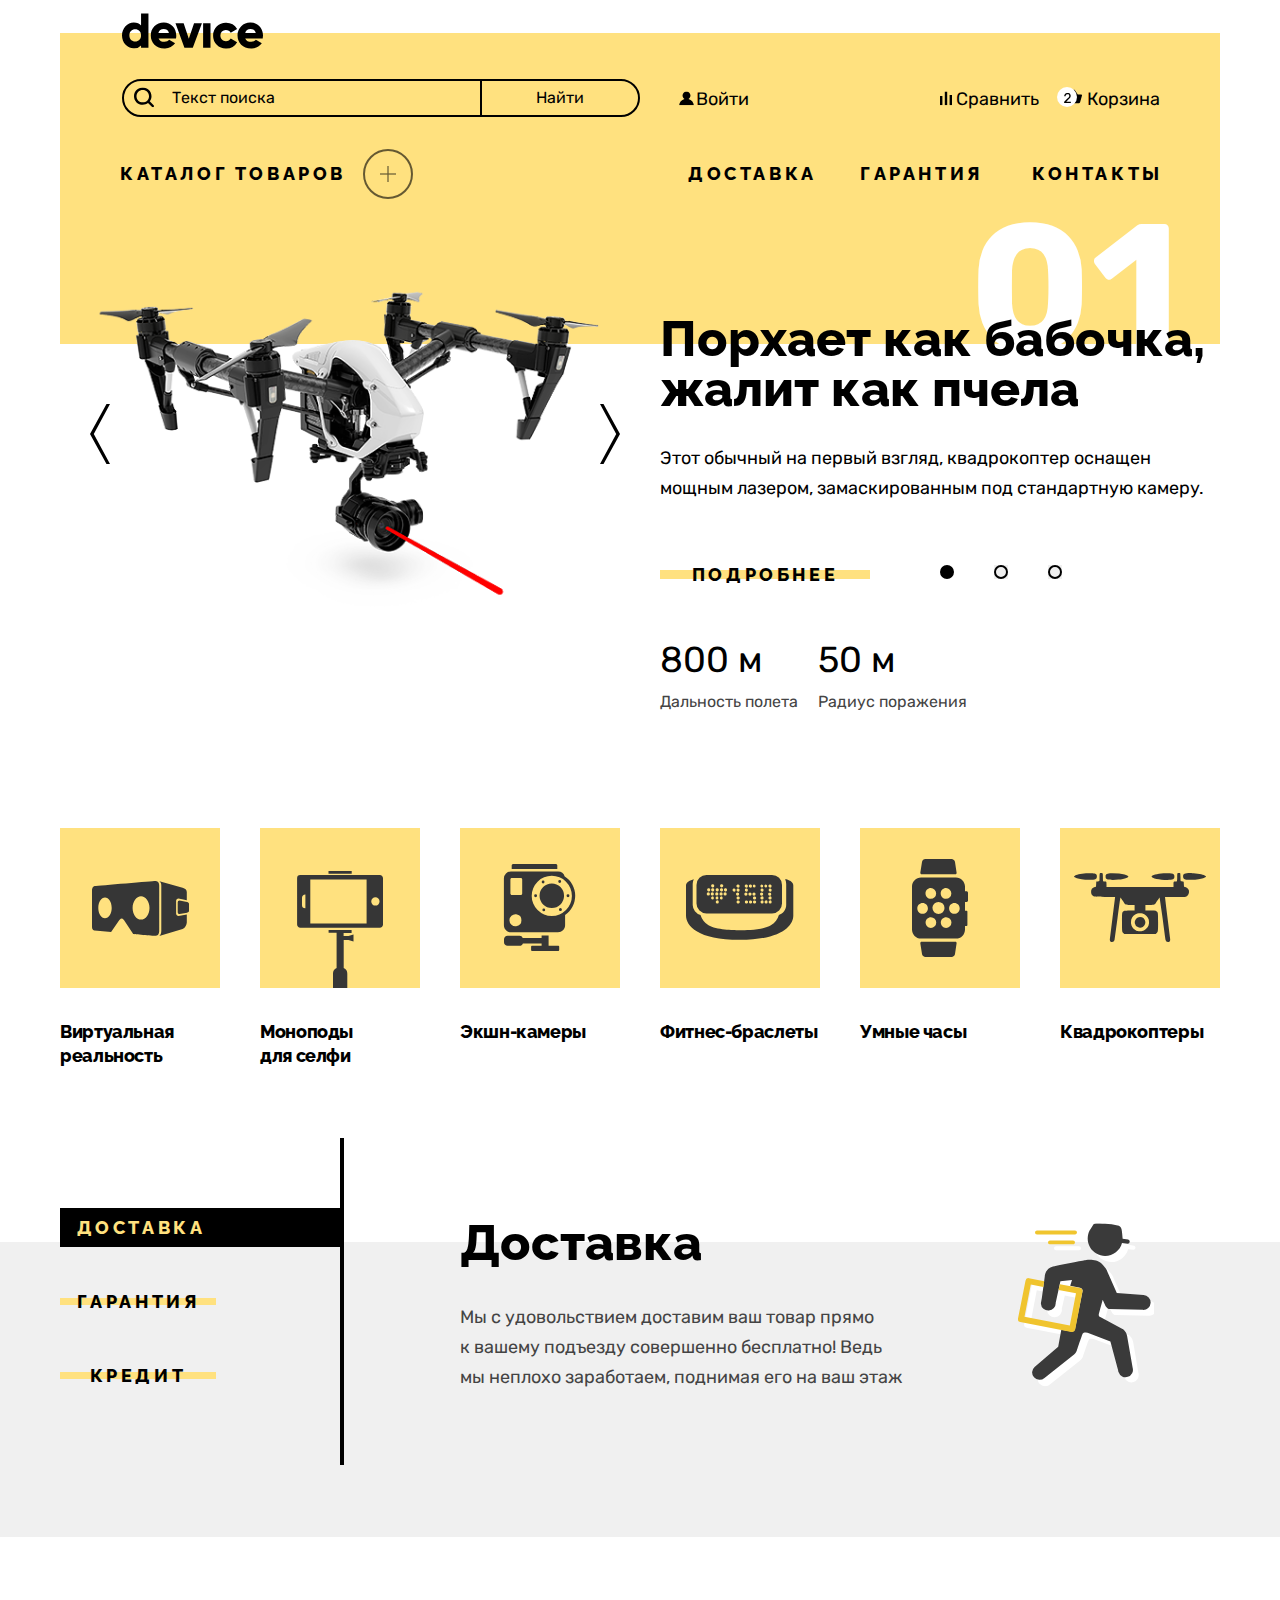
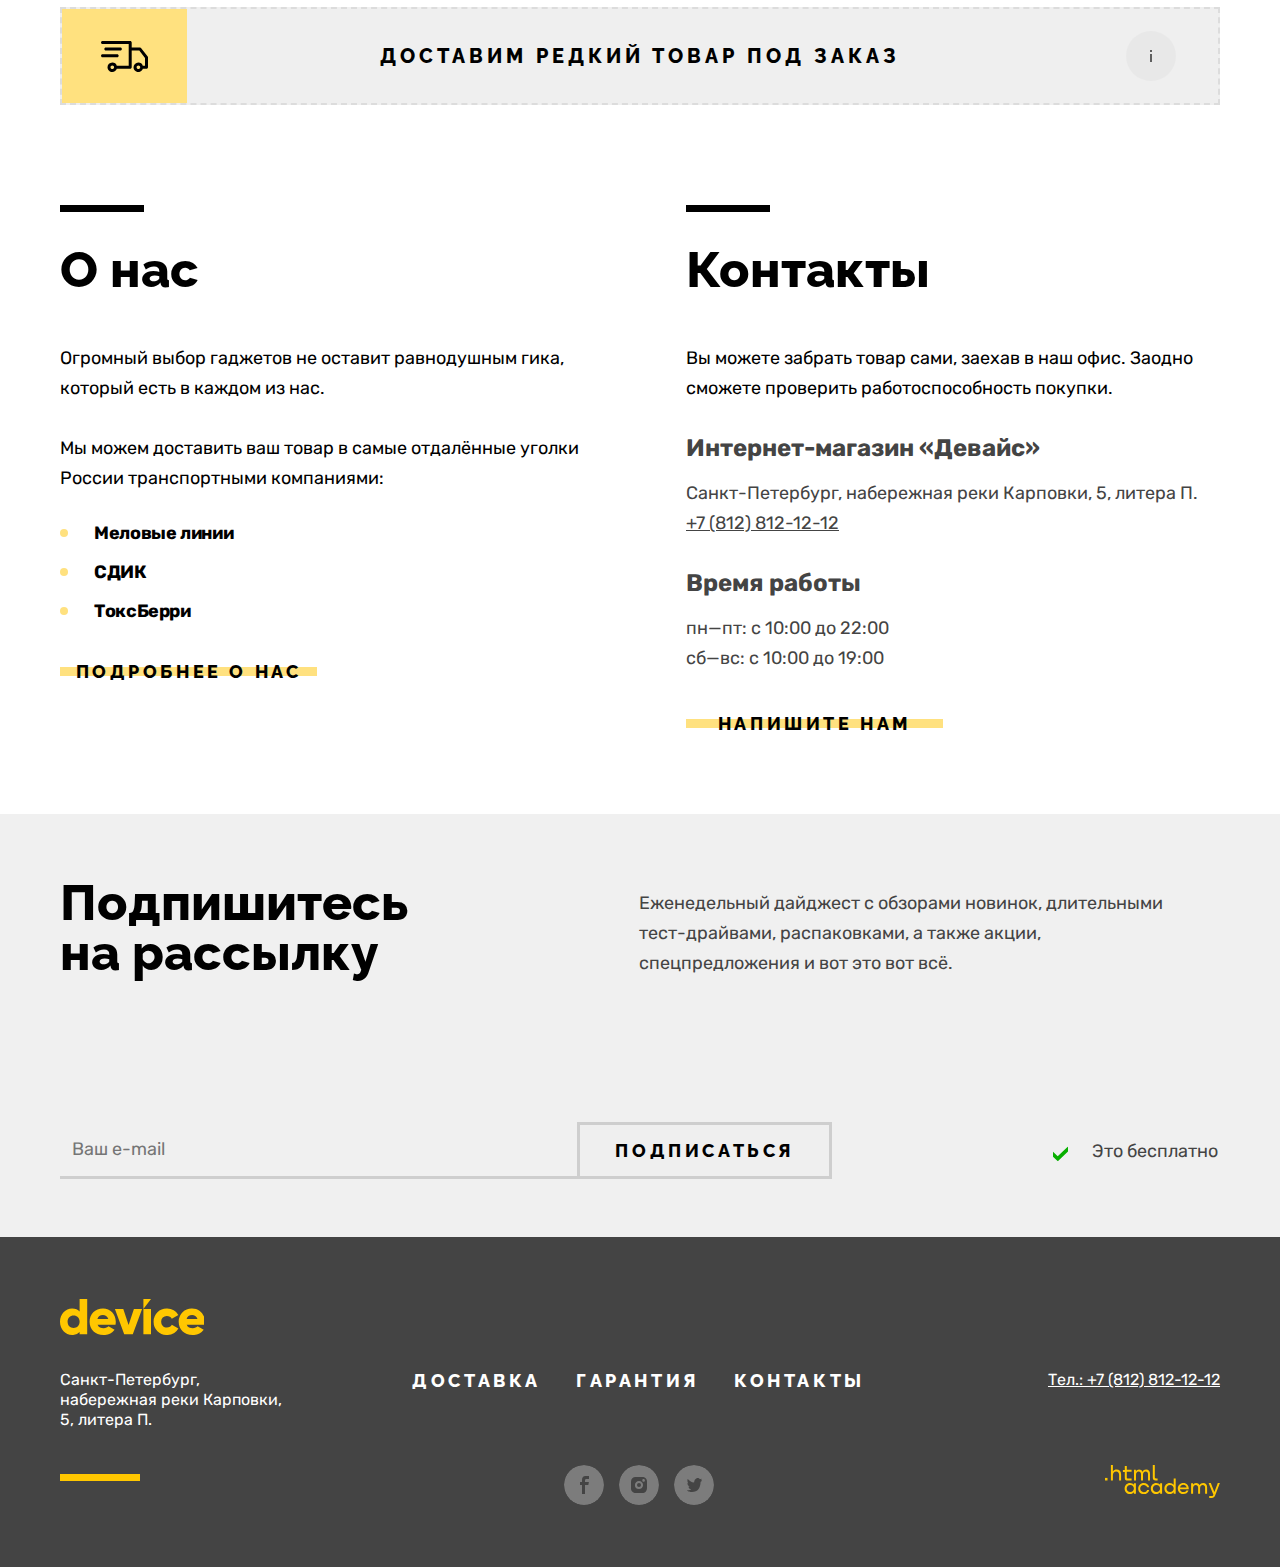
<file: src/index.html>
<!DOCTYPE html>
<html lang="ru">
<head>
  <meta charset="UTF-8">
  <meta http-equiv="X-UA-Compatible" content="IE=edge">
  <meta name="viewport" content="width=device-width, initial-scale=1.0">
  <link rel="stylesheet" href="css/style.css">
  <link rel="icon" href="favicon.ico">
  <link rel="icon" type="image/png" sizes="32х32" href="images/favicon-32.png">
  <title>Девайс</title>
</head>
<body>  
  <header class="header wrapper">    
    <a class="logo-image-link" href="#">
      <img class="logo-image" src="images/svg/logo.svg" alt="Логотип Девайс." width="145" height="36">
    </a>    
    <div class="user">       
      <form class="serch-form" action="https://echo.htmlacademy.ru/courses" id="serch"  method="get">
      <div class="serch-focus" tabindex="0">
       <label class="serch-label visually-hidden" for="look-for">Найти товар.</label>      
        <input class="serch-input" type="serch" name="serch-for" id="look-for" placeholder="Текст поиска">
      </div>                             
        <button class="serch-button" type="submit">Найти</button>      
      </form>      
      <ul class="navigation-user">
        <li class="navigation-user-item">          
          <a href="#" class="navigation-user-link navigation-user-link-login">
            <span class="navigation-icon navigation-icon-login"></span>            
            Войти
          </a>
        </li>
        <li class="navigation-user-item navigation-user-item-compare">
          <a class="navigation-user-link navigation-user-link-compare" href="#">
            <span class="navigation-icon navigation-icon-compare"></span>    
            Сравнить
          </a>
        </li>
        <li class="navigation-user-item navigation-user-item-cart">
           <a class="navigation-user-link navigation-user-link-cart" href="#">
            <span class="cart-counter"></span>
            <span class="navigation-icon navigation-icon-cart"></span>          
            Корзина
          </a>
        <!--to open cart - popover-open  -->
          <div class="popover popover-cart">
            <div class="poover-content">
              <h2 class="visually-hidden">Корзина.</h2>
              <ul class="popover-cart-list">
                <li class="popover-cart-item">
                  <a class="popover-cart-link" href="#">
                     <img class="popover-cart-image" src="images/popover/product1-cart.jpg" alt="Любительская селфи палка." width="39" height="43">
                    <p class="popver-cart-info">Любительская селфи-палка
                     </p>
                  </a>   
                  <button class="button-cross" type="button">                    
                    <span class="visually-hidden">Удалить товар.</span>                          
                  </button>           
                </li>               
                <li class="popover-cart-item">
                  <a class="popover-cart-link" href="#">
                    <img class="popover-cart-image" src="images/popover/product2-cart.jpg" alt="Профессиональная селфи палка." width="39" height="43">
                    <p class="popver-cart-info">Профессиональная селфи-палка</p>
                  </a>
                  <button class="button-cross" type="button">
                    <span class="visually-hidden">Удалить товар.</span>                   
                  </button>
                </li>              
                <li class="popover-cart-item">
                  <p class="popover-product-amount">Товаров:2</p>
                  <p class="popover-product-sum">Сумма:2000р</p>
                </li>
               </ul>              
              <button class="popover-open-button" type="button">
                Открыть корзину
              </button>              
              </div>
            </div>
        </li>
      </ul>
      </div>    
    <nav class="catalog">
      <ul class="catalog-list">
        <li class="catalog-item"> 
          <div class="catalog-link-open">         
          <a class="catalog-link" href="#">Каталог товаров             
          </a> 
          <span class="catalog-link-cross"></span>  
          </div>
          <ul class="catalog-list-submenu">            
            <li class="catalog-item-submenu">
              <a class="catalog-link-submenu" href="#">Виртуальная
                реальность
              </a>
            </li>
            <li class="catalog-item-submenu">
              <a class="catalog-link-submenu" href="monopods.html">Моноподы
                для селфи</a>
              </li>
            <li class="catalog-item-submenu">
              <a class="catalog-link-submenu" href="#">Экшн-камеры</a>
            </li>          
           <li class="catalog-item-submenu">
            <a class="catalog-link-submenu" href="#">Фитнес-браслеты</a>
          </li>
            <li class="catalog-item-submenu">
              <a href="#" class="catalog-link-submenu">Умные часы</a>
            </li>           
            <li class="catalog-item-submenu">
              <a href="#" class="catalog-link-submenu">Квадрокоптеры</a>
            </li>
          </ul>            
        </li> 
      </ul>  
    <ul class="catalog-list-right">
      <li class="catalog-item">
        <a class="catalog-link" href="#">Доставка</a>
      </li>
      <li class="catalog-item">
        <a class="catalog-link" href="#">Гарантия</a>
      </li>
      <li class="catalog-item">
        <a class="catalog-link" href="#">Контакты</a>
      </li>
    </ul>
    </nav>     
  </header>
  <main class="main-inner main-container">    
    <h1 class="visually-hidden">Интернет-магазин device.</h1>
    <section class="slider">      
      <div class="wrapper">
        <h2 class="visually-hidden">Галлерея товаров.</h2>
        <div class="sliders">
          <div class="slider-item"> 
            <div class="slider-item-image">                      
            <img class="slider-image" src="images/slides/copter.png" alt="Квадрокоптер." width="560" height="560">        
            </div> 
          <div class="slider-description">        
            <span class="number">01</span>
            <div class="slider-slogan">
            <h2 class="description-title">Порхает как бабочка, жалит как пчела</h2>
            <p class="description-text">Этот обычный на первый взгляд, квадрокоптер оснащен мощным лазером, замаскированным под стандартную камеру.
            </p>
            </div>
            <div class="slider-description-pagination">
            <a class="description-link" href="#">Подробнее</a>
          </div>
              <dl class="feature-description">
                <dt class="feature-title">800 м</dt>                        
                <dd class="feature-text">Дальность полета</dd>                     
                <dt class="feature-title">50 м</dt>            
                <dd class="feature-text"> Радиус поражения</dd>             
              </dl>               
          </div>        
          </div>
          <div class="slider-item slider-closed">
            <div class="slider-item-image">
              <img class="slider-image" src="images/slides/watch.png" alt="Фитнес-браслеты." width="560" height="560">
            </div>
            <div class="slider-description">
              <span class="number">02</span>
              <h2 class="description-title">Худеем  правильно!</h2>
              <p class="description-text">Мотивирующие фитнес-браслеты помогут найти в себе силы не пропускать занятия и соблюдать диету.</p>
              <div class="slider-description-pagination">
              <a class="description-link" href="#">Подробнее</a>
            </div>
                <dl class="feature-description">            
                  <dt class="feature-title">48 часов</dt> 
                  <dd class="feature-text">Без подзарядки</dd>               
                </dl>          
            </div>
          </div>
          <div class="slider-item slider-closed">
            <div class="slider-item-image">
            <img class="slider-image" src="images/slides/monopods.png" alt="Селфи-палка." width="560" height="560">
          </div>        
            <div class="slider-description">
              <span class="number">03</span>
              <h2 class="description-title">Делай селфи,как Бен Стиллер!</h2>
              <p class="description-text">Самая длинная палка для селфи доступна в нашем магазине. Восемь (Восемь, Карл!) метров длиной и весом всего 5 кг.
              </p>
              <div class="slider-description-pagination">
              <a class="description-link" href="#">Подробнее</a> 
            </div>
                <dl class="feature-description">
                  <dt class="feature-title">8,5 м</dt> 
                  <dd class="feature-text">Длина палки</dd>           
                  <dt class="feature-title">5 кг</dt> 
                  <dd class="feature-text"> Вес палки</dd>           
                  <dt class="feature-title">Карбон</dt> 
                  <dd class="feature-text"> Материал</dd>    
                </dl>        
            </div>
          </div>  
        <div class="slider-controls">
          <button class="slider-button slider-prev" type="button">
            <span class="visually-hidden">Предыдущий слайд.</span>
          </button>
          <button class="slider-button slider-next" type="button">
            <span class="visually-hidden">Следующий слайд.</span>
          </button>
        </div>
      <ol class="slider-pagination">
        <li class="slider-pagination-item">
          <button class="slider-pagination-button slider-pagination-button-current" type="button">
            <span class="visually-hidden">1 слайд.</span>
          </button>
        </li>
        <li class="slider-pagination-item">
          <button class="slider-pagination-button" type="button">
            <span class="visually-hidden">2 слайд.</span>
          </button>
        </li>
        <li class="slider-pagination-item">
          <button class="slider-pagination-button" type="button">
            <span class="visually-hidden">3 слайд.</span>
          </button>
        </li>
      </ol>
      </div>         
      </div> 
    </section>
    <section class="category">
      <div class="wrapper">
      <h2 class="visually-hidden">Категории товаров.</h2>
      <ul class="category-list">
        <li class="category-item">
          <a class="category-link virtual" href="#">   
          </a>
          <p class="category-items-title">Виртуальная реальность</p>
        </li>
        <li class="category-item">
          <a class="category-link monopods" href="#">                  
          </a>
          <p class="category-items-title">Моноподы <br> для селфи</p>
        </li>
        <li class="category-item">
          <a href="#" class="category-link cameras">         
          </a>
          <p class="category-items-title">Экшн-камеры</p>
        </li>
        <li class="category-item">
          <a class="category-link fitness" href="#">
          </a>
          <p class="category-items-title">Фитнес-браслеты</p>
        </li>
        <li class="category-item">
          <a class="category-link watch" href="#">          
          </a>
          <p class="category-items-title">Умные часы</p>
        </li>
        <li class="category-item">
          <a class="category-link copters" href="#">
          </a>
          <p class="category-items-title">Квадрокоптеры</p>
        </li>
      </ul>
      </div>
    </section>
    <section class="delivery">
      <div class="wrapper">
      <h2 class="visually-hidden">Доставка.</h2>
      <div class="conditions">
      <div class="conditions-menu">
        <ul class="conditions-list">
          <li class="conditions-item">            
            <button class="button conditions-button conditions-button-active" type="button"><span>Доставка</span>
            </button>
          </li>
          <li class="conditions-item">
            <button class="button conditions-button" type="button">
              <span>Гарантия</span>
            </button>
          </li>
            <li class="conditions-item">
              <button class="button conditions-button" type="button">
                <span>Кредит</span>
              </button>
            </li>
        </ul> 
      </div>     
      <div class="conditions-content">
        <div class="content">
          <div class="conditions-description conditions-image-delivery">
          <h2 class="conditions-description-title">Доставка</h2>
          <p class="conditions-description-text">Мы с удовольствием доставим ваш товар прямо <br>
          к вашему подъезду совершенно бесплатно! Ведь <br>
          мы неплохо заработаем, поднимая его на ваш этаж</p>
          </div>       
        </div>      
        <div class="conditions delivery-closed">
          <div class="conditions-description conditions-image-garanty">
            <h2 class="conditions-description-title">Гарантия.</h2>
            <p class="conditions-description-text">Если из-за возгорания купленного у нас товара у вас
            сгорит дом — не переживайте, мы выдадим вам новый.
            Товар, не дом, конечно же.</p>
          </div>       
        </div>
        <div class="conditions delivery-closed">
          <div class="conditions-description conditions-image-credit">
            <h2 class="conditions-description-title">Кредит.</h2>
            <p class="conditions-description-text">Залезть в долговую яму стало проще! Кредитные консультанты подберут для вас наиболее выгодные условия кредита. Выгодные
            для банка, разумеется.</p>
          </div>        
        </div>
      </div>
      </div>      
      </div>     
    </section>
      <section class="order">
        <div class="wrapper">
        <h2 class="visually-hidden">Заказ редкого товара под заказ.</h2>        
         <button  class="order-button" type="button">          
          Доставим редкий товар под заказ
        </button>  
        </div>  
      </section>
    <section class="about">
      <div class="wrapper wrapper-about">
        <h2 class="visually-hidden">Контактная информация.</h2>
      <div class="about-us">
      <!-- <span class="about-us-hr"></span> -->
        <h2 class="about-us-title">О нас</h2>
        <p class="about-us-text">Огромный выбор гаджетов не оставит равнодушным гика, который есть в каждом из нас.
        </p>
        <p class="about-us-text">
        Мы можем доставить ваш товар в самые отдалённые уголки России транспортными компаниями:
        </p>
        <ul class="transport-list">
          <li class="transport-item">
            <span></span>
            <span class="transport-label">Меловые линии</span>
          </li>
          <li class="transport-item">
            <span></span>
            <span class="transport-label">СДИК</span>
          </li>
          <li class="transport-item">
            <span></span>
            <span class="transport-label">ТоксБерри</span>
          </li>
        </ul>
        <a class="about-us-link" href="#">Подробнее о нас</a>
      </div>
    <div class="about-us">      
      <h2 class="about-us-title">Контакты</h2>
      <p class="about-us-text">Вы можете забрать товар сами, заехав в наш офис.
      Заодно сможете проверить работоспособность покупки.</p>
      <h3 class="about-us-subtitle">Интернет-магазин «Девайс»</h3>
      <address class="about-us-address">
        <p class="about-us-address-text">Санкт-Петербург, набережная реки Карповки, 5, литера П.</p>
        <a class="contacts-address-phone" href="tel:+78128121212">+7 (812) 812-12-12</a>
      </address>
      <h3 class="about-us-subtitle">Время работы</h3>
      <ul class="about-us-schedule">
        <li class="about-us-schedule-item">пн—пт: с 10:00 до 22:00</li>
        <li class="about-us-schedule-item">сб—вс: с 10:00 до 19:00</li>
      </ul>
      <a class="about-us-link" href="#">Напишите нам</a>      
    </div>
      </div>
  </section>    
  <section class="newsletter">
    <div class="newsletter-wrapper wrapper">      
      <h2 class="subscribe-title">Подпишитесь на рассылку</h2>
      <p class="subscribe-text">Еженедельный дайджест с обзорами новинок,
        длительными <br> тест-драйвами, распаковками, а также акции, <br> спецпредложения и вот это вот всё.</p>
      <form class="subscribe-form" action="https://echo.htmlacademy.ru/courses" method="post">
        <label class="subscribe-label visually-hidden" for="email">
          Введите Вашу почту.
        </label>        
        <input class="subscribe-email mail" type="email" placeholder="Ваш e-mail" id="email" name="email">
        <button class="subscribe-button" type="submit">Подписаться</button>         
      </form>       
      <span class="subscribe-free-text">Это бесплатно</span>
      </div>
    </section>
  </main>       
  <footer class="footer">
    <div class="footer-wrapper wrapper">     
      <a class="footer-logo" href="#">
        <img class="footer-logo-image" src="images/svg/logo-yeallow.svg" alt="Логотип." width="144"  height="36">
      </a>
        <address class="footer-address">
          <p class="footer-address-text">Санкт-Петербург, набережная
            реки Карповки, 5, литера П.</p>
        </address>          
          <ul class="footer-navigation-list">
            <li class="footer-navigation-item">
              <a class="footer-navigation-link" href="#" >Доставка</a>
            </li>            
            <li class="footer-navigation-item">
              <a class="footer-navigation-link" href="#">Гарантия</a>
            </li>
            <li class="footer-navigation-item">
              <a class="footer-navigation-link" href="#" >Контакты</a>
            </li>
          </ul>    
          <ul class="social-list">
            <li class="social-item">
              <a class="social-link social-link-fb" href="https://www.facebook.com/htmlacademy" >             
              <span class="visually-hidden">Фэйсбук.</span>
              </a>
            </li>
            <li class="social-item">
              <a class="social-link social-link-inst" href="https://www.instagram.com/htmlacademy" >              
            <span class="visually-hidden">Инстаграм.</span>
              </a>
           </li>
           <li class="social-item">
              <a class="social-link social-link-tw" href="https://twitter.com/htmlacademy_ru">
            <span class="visually-hidden">Твиттер.</span>
              </a>
            </li>
          </ul>        
        <a class="footer-contacts-phone" href="tel:+78128121212">Тел.: +7 (812) 812-12-12</a>        
        <a class="footer-contacts-image" href="https://htmlacademy.ru/">
          <span class="visually-hidden">HTML Академия.</span>
          <svg class="footer-contacts-image-academy" xmlns="http://www.w3.org/2000/svg" width="115" height="33" viewBox="0 0 115 33" fill="none"  aria-hidden="true" focusable="false">
            <path d="M0 12.9V15.5H2.5V12.9H0Z" fill="#FFC700" />
            <path
              d="M11.6 4.5C10 4.5 8.8 5.2 8 6.2H7.9V0H5.9V15.5H7.9V10.2C7.9 8.1 9.2 6.6 11.2 6.6C13 6.6 14.1 8 14.1 9.8V15.5H16.1V9.4C16.2 6.4 14.3 4.5 11.6 4.5Z"
              fill="#FFC700" />
            <path
              d="M26.6 4.8H21.8V1.1H19.8V4.9H17.9V6.9H19.8V12.9C19.8 14.6 20.8 15.6 22.5 15.6H26.6V13.6H22.9C22.2 13.6 21.8 13.2 21.8 12.5V6.8H26.6V4.8Z"
              fill="#FFC700" />
            <path
              d="M41.1 4.6C39.5 4.6 38.2 5.4 37.6 6.7H37.5C36.9 5.5 35.7 4.6 34.1 4.6C32.7 4.6 31.6 5.4 31 6.4H30.9V4.8H29V15.4H31V10C31 8 32 6.5 33.6 6.5C35.1 6.5 36 7.5 36 9.1V15.4H38V9.8C38 7.4 39.4 6.5 40.6 6.5C42.1 6.5 43 7.5 43 9.1V15.4H45V8.9C45.1 6.4 43.6 4.6 41.1 4.6Z"
              fill="#FFC700" />
            <path d="M47.8 12.7C47.8 14.4 48.8 15.4 50.6 15.4H52.6V13.4H50.9C50.2 13.4 49.8 13 49.8 12.3V0H47.8V12.7Z"
              fill="#FFC700" />
            <path
              d="M28.9 19.7C28 18.6 26.7 17.9 25 17.9C21.9 17.9 19.6 20.2 19.6 23.5C19.6 26.8 21.9 29.1 25 29.1C26.8 29.1 28 28.3 28.8 27.2H28.9V28.8H30.9V18.2H28.9V19.7ZM25.3 27.1C23.1 27.1 21.7 25.5 21.7 23.5C21.7 21.5 23.1 19.9 25.3 19.9C27.5 19.9 28.9 21.5 28.9 23.5C28.9 25.4 27.5 27.1 25.3 27.1Z"
              fill="#FFC700" />
            <path
              d="M44.2 22C43.7 19.6 41.6 17.9 38.8 17.9C35.4 17.9 33.2 20.4 33.2 23.5C33.2 26.6 35.4 29.1 38.8 29.1C41.6 29.1 43.7 27.3 44.2 24.9H42.1C41.7 26.2 40.4 27.2 38.8 27.2C36.6 27.2 35.2 25.6 35.2 23.6C35.2 21.6 36.6 20 38.8 20C40.4 20 41.6 21 42.1 22.2H44.2V22Z"
              fill="#FFC700" />
            <path
              d="M55.1 19.7C54.2 18.6 52.9 17.9 51.2 17.9C48.1 17.9 45.8 20.2 45.8 23.5C45.8 26.8 48.1 29.1 51.2 29.1C53 29.1 54.2 28.3 55 27.2H55.1V28.8H57.1V18.2H55.1V19.7ZM51.5 27.1C49.3 27.1 47.9 25.5 47.9 23.5C47.9 21.5 49.3 19.9 51.5 19.9C53.7 19.9 55.1 21.5 55.1 23.5C55.1 25.4 53.6 27.1 51.5 27.1Z"
              fill="#FFC700" />
            <path
              d="M68.7 19.8C67.8 18.7 66.5 17.9 64.8 17.9C61.7 17.9 59.4 20.2 59.4 23.5C59.4 26.8 61.6 29.1 64.8 29.1C66.5 29.1 67.8 28.3 68.6 27.3H68.7V28.8H70.7V13.4H68.7V19.8ZM65.1 27.1C62.9 27.1 61.5 25.5 61.5 23.5C61.5 21.5 62.9 19.9 65.1 19.9C67.3 19.9 68.7 21.5 68.7 23.5C68.6 25.5 67.2 27.1 65.1 27.1Z"
              fill="#FFC700" />
            <path
              d="M78.3 17.9C75 17.9 72.8 20.4 72.8 23.5C72.8 26.5 74.9 29.1 78.3 29.1C80.8 29.1 82.8 27.8 83.5 25.5H81.4C80.9 26.5 79.8 27.1 78.4 27.1C76.5 27.1 75.1 25.8 75 24.2H83.8C84 20.6 81.8 17.9 78.3 17.9ZM78.3 19.8C80 19.8 81.3 20.8 81.6 22.4H75.1C75.4 20.9 76.6 19.8 78.3 19.8Z"
              fill="#FFC700" />
            <path
              d="M98.2 17.9C96.6 17.9 95.3 18.7 94.6 19.9H94.5C93.9 18.7 92.7 17.9 91.1 17.9C89.7 17.9 88.6 18.6 88 19.7V18.2H86.1V28.8H88.1V23.4C88.1 21.4 89.1 20 90.7 19.9C92.2 19.9 93.1 20.9 93.1 22.5V28.8H95.1V23.2C95.1 20.8 96.5 19.9 97.7 19.9C99.2 19.9 100.1 20.9 100.1 22.5V28.8H102.1V22.3C102.2 19.7 100.7 17.9 98.2 17.9Z"
              fill="#FFC700" />
            <path
              d="M109.4 27L105.8 18.1H103.6L108.4 29.7C108.1 30.6 107.7 30.9 106.7 30.9H104.2V32.9H106.7C108.5 32.9 109.5 32.1 110.2 30.3L114.9 18.1H112.8L109.4 27Z"
              fill="#FFC700" />
          </svg>
        </a>    
    </div>
  </footer>
  <!-- /*to open modal-container del modal-container-close*/ -->
  <div class="modal-container modal-container-close">
    <div class="modal modal-order">     
      <h2 class="modal-title">Доставка под заказ</h2>
      <button class="modal-close-button" type="button">
        <span class="visually-hidden">Закрыть.</span>
      </button>   

        <form action="https://echo.htmlacademy.ru/" method="post" class="modal-form">
          <ul class="modal-list">
            <li class="modal-item">
          <label class="modal-label" for="first-name">Ваш Имя</label>
          <input class="input-modal name-modal field" type="text" placeholder="Введите Ваше имя" name="first-name" id="first-name"> 
          <p class="modal-subtext">Добавьте имя</p>       
            </li>
            <li class="modal-item">
              <label class="modal-label" for="mail">Ваш E-mail</label>
              <input class="input-modal mail-modal field" type="email" placeholder="Почта" name="Email" id="mail" required>              
              <p class="modal-subtext">Забавный у Вас адрес</p>
            </li>
            <li class="modal-item">
              <label class="modal-label" for="order">Что нужно привезти</label>
                <input class="input-modal input-modal-order field" type="text" placeholder="В свободной форме" name="order" id="order">             
            </li>
              <li class="modal-item">
                <span class="modal-amount-title">Количество:</span>
                <button class="tooltip" type="button">                  
                    <span class="tooltip-text">
                      Постараемся найти, сколько нужно. Привезём сколько получится по требованиям к провозу багажа.
                    </span>                   
                </button>
                <!-- add error-->
                <div class="item-counter">
                  <button class="modal-range modal-min" type="button">
                    <span class="visually-hidden">Изменить минимальное количество</span>
                  </button>
                    <input class="input-number" type="number" name="items-amount" value="1" min="1" step="1">                    
                  <button class="modal-range modal-max" type="button">
                    <span class="visually-hidden">Изменить максимальное количество количество.</span>
                    </button>
                  </div>               
              </li>           
          </ul> 
          <button class="button" type="submit">Отправить</button>
        </form>             
    </div>
  </div>
</body>
</html>
</file>
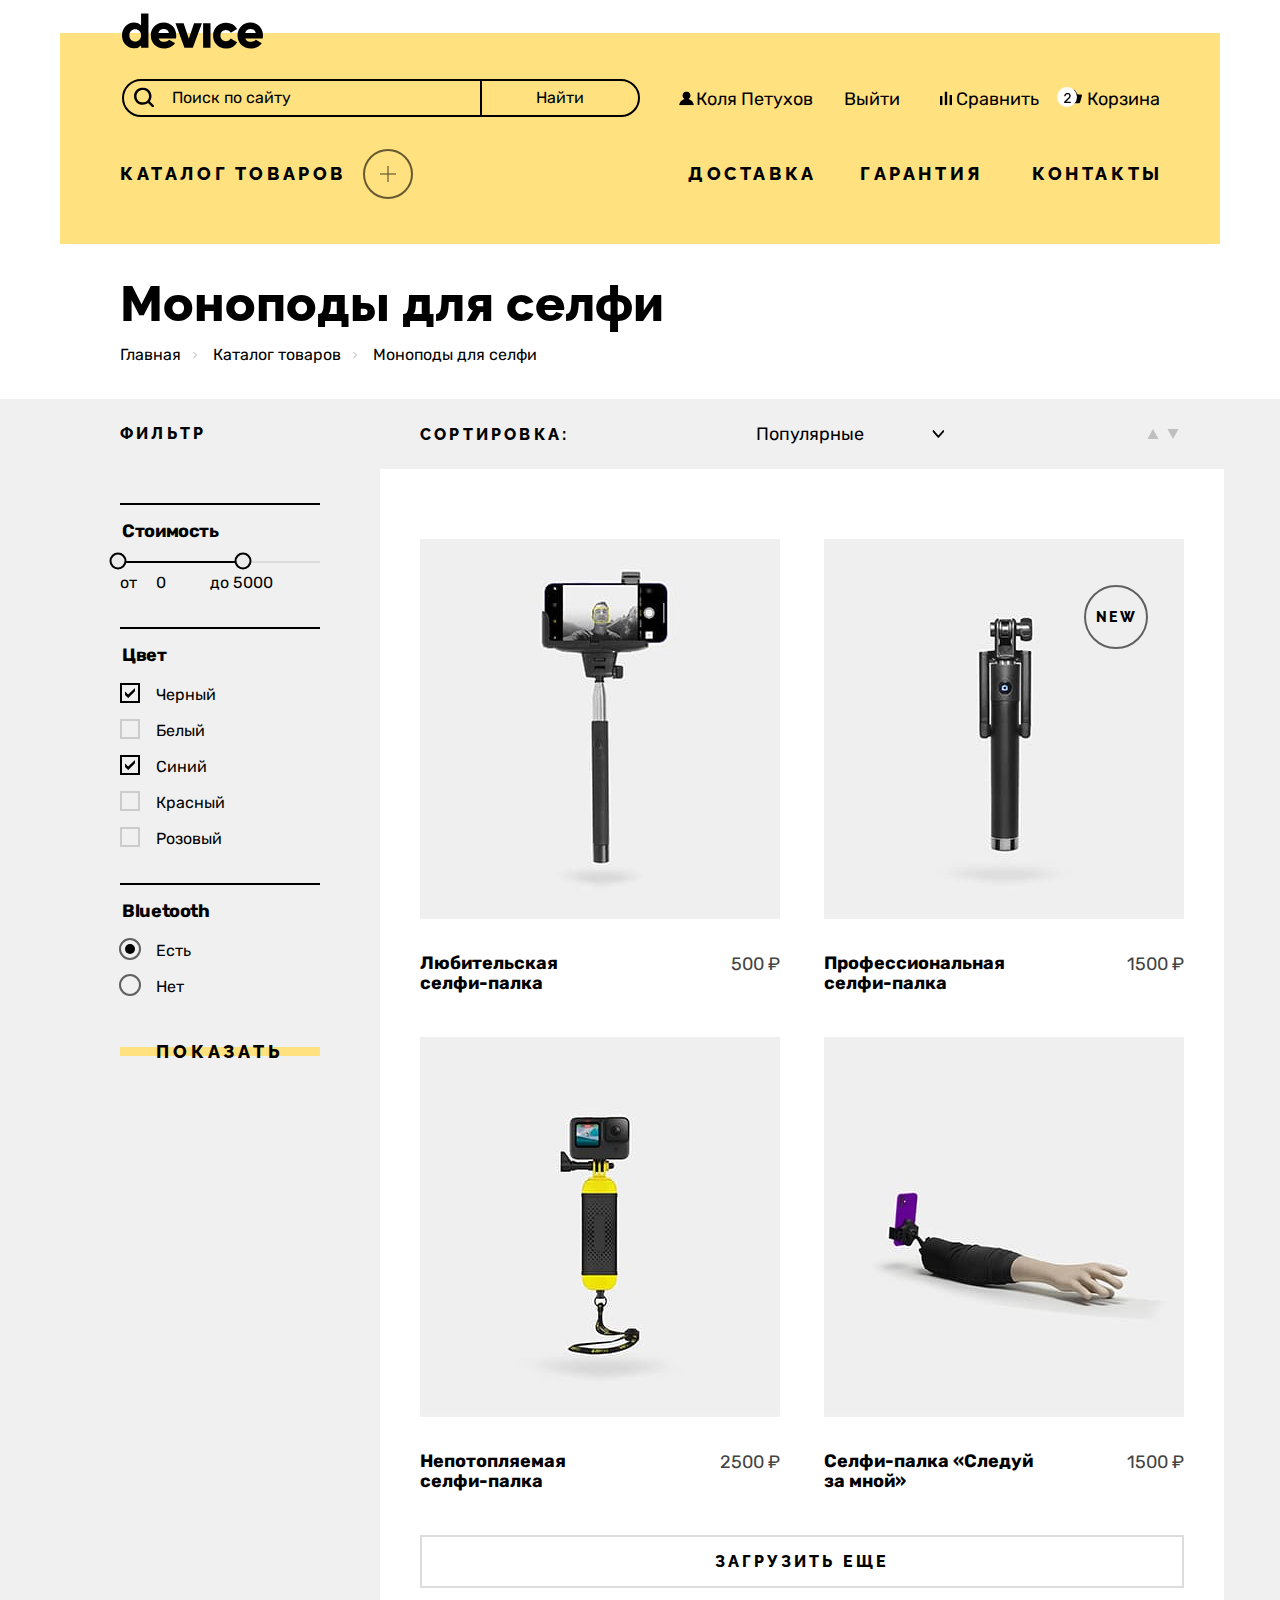
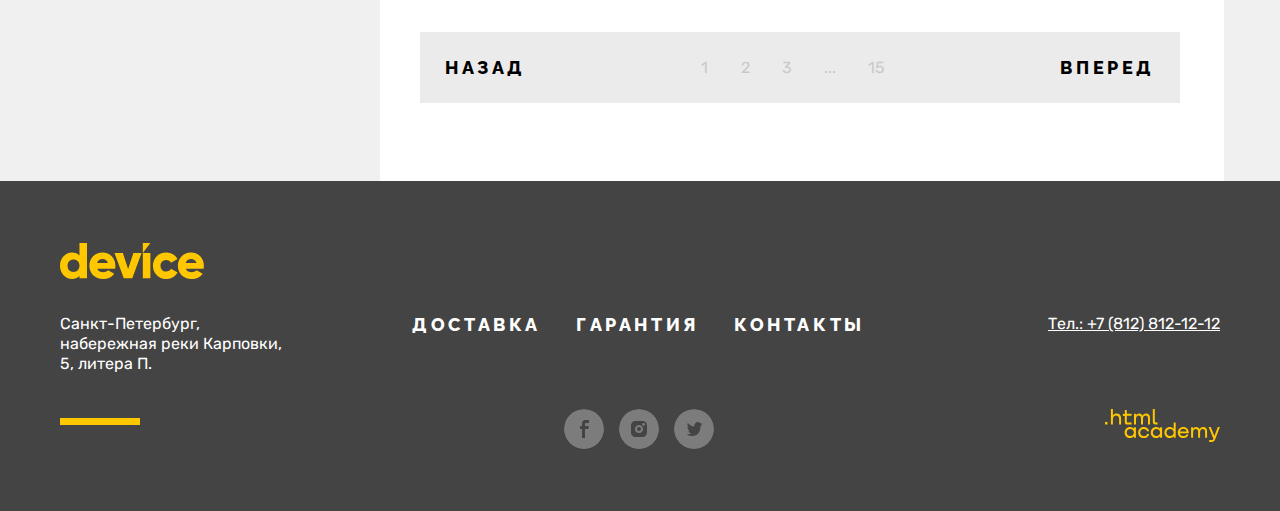
<file: src/monopods.html>
<!DOCTYPE html>
<html lang="en">
<head>
  <meta charset="UTF-8">
  <meta http-equiv="X-UA-Compatible" content="IE=edge">
  <meta name="viewport" content="width=device-width, initial-scale=1.0">
  <link rel="stylesheet" href="css/style.css">
  <link rel="icon" href="favicon.ico">
  <link rel="icon" type="image/png" sizes="32х32"  href="images/favicon-32.png">
  <title>Каталог</title>
</head>
<body>
<header class="header wrapper">
  <a class="logo-image-link" href="#">
    <img class="logo-image" src="images/svg/logo.svg" alt="Логотип Девайс." width="145" height="36">
  </a>
  <div class="user">
    <form class="serch-form" action="https://echo.htmlacademy.ru/courses" method="post">
      <div class="serch-focus" tabindex="0">
        <label class="serch-label visually-hidden" for="look-for">Найти товар.</label>
          <input class="serch-input" type="serch" name="serch-for" placeholder="Поиск по сайту">
      </div>    
      <button class="serch-button" type="submit">Найти</button>
    </form>
    <ul class="navigation-user">
      <li class="navigation-user-item">        
        <a class="navigation-user-link navigation-user-link-login" href="#">
          <span class="navigation-icon navigation-icon-login"></span>
          Коля Петухов          
        </a>     
      </li>
      <li class="navigation-user-item navigation-user-item-exit">
        <a class="navigation-user-link navigation-user-link-exit" href="#">
           Выйти</a>
      </li>
      <li class="navigation-user-item navigation-user-item-compare">
        <span class="navigation-icon navigation-icon-compare"></span>
        <a class="navigation-user-link navigation-user-link-compare" href="#">
          <span class="navigation-icon"></span>   
          Сравнить</a>
      </li>
      <li class="navigation-user-item navigation-user-item-cart">        
        <a class="navigation-user-link navigation-user-link-cart" href="#">
          <span class="cart-counter"></span>
          <span class="navigation-icon navigation-icon-cart"></span>         
          Корзина</a>
          <!--to open cart - .popover-open  -->
        <div class="popover popover-cart">
          <div class="poover-content">
            <h2 class="visually-hidden">Корзина</h2>
            <ul class="popover-cart-list">
              <li class="popover-cart-item">
                <a class="popover-cart-link" href="#">
                <img class="popover-cart-image" src="images/popover/product1-cart.jpg" alt="Любительская селфи палка." width="39" height="43">
                <p class="popver-cart-info">Любительская селфи-палка</p>
                </a>
                <button class="button-cross" type="button">
                  <span class="visually-hidden">Удалить товар.</span>
                </button>               
              </li>
              <li class="popover-cart-item">
                <a class="popover-cart-link" href="#">
                <img class="popover-cart-image" src="images/popover/product2-cart.jpg" alt="Профессиональная селфи палка." width="39" height="43">
                <p class="popver-cart-info">Профессиональная селфи-палка</p>
                </a>
                <button class="button-cross" type="button">
                  <span class="visually-hidden">Удалить товар.</span>
                </button>            
                
              </li>
              <li class="popover-cart-item">
                <p class="popover-product-amount">Товаров:2</p>
                <p class="popover-product-sum">Сумма:2000р</p>
              </li>
            </ul>
            <button class="button-secondary popover-open-button button-cart"    type="button">
              Открыть корзину
              <span class="visually-hidden">Открыть</span>
            </button>
          </div>
        </div>
      </li>
    </ul>
  </div>
  <nav class="catalog">
    <ul class="catalog-list">
      <li class="catalog-item">
        <div class="catalog-link-open">
        <a class="catalog-link" href="#">Каталог товаров
        </a>
        <span class="catalog-link-cross"></span>
        </div>
        <ul class="catalog-list-submenu">
          <li class="catalog-item-submenu">
            <a class="catalog-link-submenu" href="#">Виртуальная
              реальность
            </a>
          </li>
          <li class="catalog-item-submenu">
            <a class="catalog-link-submenu" href="monopods.html">Моноподы
              для селфи</a>
          </li>
          <li class="catalog-item-submenu">
            <a class="catalog-link-submenu" href="#">Экшн-камеры</a>
          </li>
          <li class="catalog-item-submenu">
            <a class="catalog-link-submenu" href="#">Фитнес-браслеты</a>
          </li>
          <li class="catalog-item-submenu">
            <a href="#" class="catalog-link-submenu">Умные часы</a>
          </li>
          <li class="catalog-item-submenu">
            <a href="#" class="catalog-link-submenu">Квадрокоптеры</a>
          </li>
        </ul>
      </li>
    </ul>
    <ul class="catalog-list-right">
      <li class="catalog-item">
        <a class="catalog-link" href="#">Доставка</a>
      </li>
      <li class="catalog-item">
        <a class="catalog-link" href="#">Гарантия</a>
      </li>
      <li class="catalog-item">
        <a class="catalog-link" href="#">Контакты</a>
      </li>
    </ul>
  </nav>
</header>
  <main class="main-inner main-container">   
    <header class="inner-header">
      <div class="inner-header-wrapper">
      <h1 class="inner-header-title">Моноподы для селфи</h1>
      <ul class="breadcrumps">
        <li class="breadcrumps-item">
          <a class="breadcrumps-link" href="index.html">Главная</a>          
        </li>
        <li class="breadcrumps-item">
          <a class="breadcrumps-link" href="#">Каталог товаров</a>        
        </li>
        <li class="breadcrumps-item">
          <a class="breadcrumps-link breadcrumps-link-current">Моноподы для селфи</a>
        </li>  
      </ul>
      </div>
    </header>   
    <section class="catalog-products wrapper">
      <div class="catalog-products-left">        
        <h2 class="catalog-filter-title">фильтр</h2>
      <hr class="catalog-filter-hr">
    <form class="catalog-filter" action="https://echo.htmlacademy.ru/" method="get">
       <fieldset class="catalog-filter-group"> 
        <legend class="catalog-filter-subtitle">Стоимость</legend>
        <div class="range">
          <div class="range-scale">
          <div class="range-bar">
            <button class="range-toggle toggle-min" type="button">
              <span class="visually-hidden">Изменить минимальную цену</span>
            </button>
            <button class="range-toggle toggle-max" type="button">
              <span class="visually-hidden">Изменить максимальную
                цену</span>
            </button>
            </div>
        </div>
        <div class="range-wrapper-inputs">
            <label class="catalog-filter-label">от
              <input class="range-input" type="number" name="min-price" value="0">
            </label>
            <label class="catalog-filter-label">до
              <input class="range-input" type="number" name="max-price" value="5000" >
            </label>  
        </div> 
        </div>         
       </fieldset>
      <hr class="catalog-filter-hr">
       <fieldset class="catalog-filter-group">
        <legend class="catalog-filter-subtitle">Цвет</legend>
        <ul class="catalog-filter-list">
          <li class="catalog-filter-item">
            <label class="control">
              <input type="checkbox" class="visually-hidden control-input" name="black" checked>
              <span class="control-mark"></span>
              <span class="control-label">Черный</span>
            </label>
          </li>
          <li class="catalog-filter-item">
            <label class="control">
              <input class="visually-hidden control-input" type="checkbox" name="white">
              <span class="control-mark"></span>
              <span class="control-label">Белый</span>
            </label>
         </li>
        <li class="catalog-filter-item">
          <label class="control">
            <input class="visually-hidden control-input" type="checkbox" name="blue" checked>
            <span class="control-mark"></span>
            <span class="control-label">Синий</span>
          </label>
        </li>
        <li class="catalog-filter-item">
          <label class="control">
            <input class="visually-hidden control-input" type="checkbox" name="red">
            <span class="control-mark"></span>
            <span class="control-label">Красный</span>
          </label> 
        </li>
        <li class="catalog-filter-item">
        <label class="control">
          <input class="visually-hidden control-input" type="checkbox" name="pink">
          <span class="control-mark"></span>
          <span class="control-label">Розовый</span>
        </label>
        </li>
        </ul>
       </fieldset>
      <hr class="catalog-filter-hr">
       <fieldset class="catalog-filter-group">
        <legend class="catalog-filter-subtitle">Bluetooth</legend>
        <ul class="catalog-filter-list">
          <li class="catalog-filter-item">
            <label class="control">
              <input class="visually-hidden control-input" type="radio" name="wi-fi" value="yes" checked>
              <span class="control-mark"></span>
              <span class="control-label">Есть</span>
            </label>
          </li>
            <li class="catalog-filter-item">
              <label class="control">
              <input class="visually-hidden control-input" type="radio"  name="wi-fi" value="no">
              <span class="control-mark"></span>
              <span class="control-label">Нет</span>
            </label>
          </li>
        </ul>
       </fieldset>
       <button  class="button filter-button" type="submit">Показать</button>
    </form>
      </div>      
      <div class="catalog-products-right">
      <div class="sorting-container">
      <p class="product-cards-title">Сортировка:</p>      
      <div class="select"> 
        <label class="visually-hidden" for="sorting">Сортировка:</label>
          <select class="select-control" id="sorting">
            <option value="popular">Популярные</option>       
            <option value="amateur">Любительские</option>
            <option value="profetionals">Профессиональные</option>
            <option value="waterproof">Непромакаемые</option>
            <option value="desined">Дизайнерские</option>
          </select>            
      </div>
      
      <div class="sort-item">
        <a class="card-grid-toggle" href="#">
          <svg class="card-grid-toggle-icon" aria-hidden="true" focusable="false" xmlns="http://www.w3.org/2000/svg" width="12" height="10" viewBox="0 0 12 10" fill="currentColor">
            <path fill-rule="evenodd" clip-rule="evenodd" d="M6 0L11.5 10H0.5"/>        
          </svg>
          <span class="visually-hidden">Вверx</span>
        </a>
        <a class="card-grid-toggle" href="#">
          <svg class="card-grid-toggle-icon" aria-hidden="true" focusable="false" xmlns="http://www.w3.org/2000/svg" width="12" height="10" viewBox="0 0 12 10" fill="currentColor">
            <path fill-rule="evenodd" clip-rule="evenodd" d="M6 10L0.499999 9.61651e-07L11.5 0"/>
          </svg>        
          <span class="visually-hidden">Вниз</span>
        </a>
      </div>
      </div>
      <div class="product-cards">
      <div class="product-card" tabindex="0">
        <div class="product-card-item">
          <div class="product-card-info">
            <button class="product-card-button" type="button">Подробнее</button>
            <img class="product-card-image" src="images/catalog/monopod-1.jpg" alt="Любительская селфи палка." width="360" height="380">
          </div>          
          <div class="product-card-content">               
            <span class="product-card-title">Любительская <br>
            селфи-палка</span>        
            <span class="product-card-price">500 ₽</span>
          </div>  
        </div>         
      </div>
      <div class="product-card" tabindex="0">
          <div class="product-card-info">
            <button class="product-card-button" type="button">
              Подробнее
            </button>
            <img class="product-card-image" src="images/catalog/monopod-2.jpg" alt="Профессиональная селфи-палка." width="360" height="380">           
              <span class="product-card-info-new-item"></span>                       
          </div>
          <div class="product-card-content">                
            <span class="product-card-title">Профессиональная селфи-палка</span>        
            <span class="product-card-price">1500 ₽</span>
          </div>         
      </div>
      <div class="product-card" tabindex="0">        
          <div class="product-card-info">
            <button class="product-card-button" type="button">
              Подробнее
            </button>
            <img class="product-card-image" src="images/catalog/monopod-3.jpg" alt="Непотопляемая селфи-палка." width="360" height="380">            
          </div>
          <div class="product-card-content">  
            <span class="product-card-title">Непотопляемая <br> селфи-палка</span>
            <span class="product-card-price">2500 ₽</span> 
          </div>         
      </div>
      <div class="product-card" tabindex="0">        
          <div class="product-card-info">
            <button class="product-card-button" type="button">
              Подробнее
            </button>
            <img class="product-card-image" src="images/catalog/monopod-4.jpg" alt="Селфи-палка «Следуй за мной.»" width="360" height="380"> 
          </div>
          <div class="product-card-content">       
            <span class="product-card-title">Селфи-палка «Следуй за мной»</span>        
            <span class="product-card-price">1500 ₽</span> 
          </div>        
      </div>   
     <a class="product-cards-show-more-button button-secondary" href="#">
      Загрузить еще
     </a>
     <div class="pagination"> 
      <a class="pagination-button pagination-button-prev" href="#">Назад
      </a>
      <ul class="pagination-list">        
        <li class="pagination-item">
          <a  class="pagination-link pagination-current">1</a>
        </li>
        <li class="pagination-item">
          <a class="pagination-link pagination-number" href="#">2</a>
        </li>
        <li class="pagination-item">
          <a class="pagination-link pagination-number" href="#" >3</a>
        </li>
        <li class="pagination-item">
          <a class="pagination-link pagination-number" href="#" >...</a>
        </li>
        <li class="pagination-item">
          <a class="pagination-link pagination-number" href="#">15</a>
        </li>  
      </ul>
      <a class="pagination-button pagination-button-next" href="#">
        вперед
      </a>
      </div>
      </div>      
    </div> 
    </section>        
  </main>
  <footer class="footer">
    <div class="footer-wrapper wrapper">
      <a class="footer-logo" href="#">
        <img src="images/svg/logo-yeallow.svg" alt="Логотип." width="144"
          height="36">
      </a>
      <address class="footer-address">
        <p class="footer-address-text">Санкт-Петербург, набережная
          реки Карповки, 5, литера П.</p>
      </address>     
      <ul class="footer-navigation-list">
        <li class="footer-navigation-item">
          <a class="footer-navigation-link" href="#">Доставка</a>
        </li>
        <li class="footer-navigation-item">
          <a class="footer-navigation-link" href="#">Гарантия</a>
        </li>
        <li class="footer-navigation-item">
          <a class="footer-navigation-link" href="#">Контакты</a>
        </li>
      </ul>      
      <ul class="social-list">
        <li class="social-item">
          <a class="social-link social-link-fb" href=" https://www.facebook.com/htmlacademy">
            <span class="visually-hidden">Фэйсбук</span>
          </a>
        </li>
        <li class="social-item">
          <a class="social-link social-link-inst" href="https://www.instagram.com/htmlacademy" >  
            <span class="visually-hidden">Инстаграм</span>
          </a>
        </li>
        <li class="social-item">
          <a class="social-link social-link-tw" href="https://twitter.com/htmlacademy_ru">
            <span class="visually-hidden">Твиттер</span>
          </a>
        </li>
      </ul>
      <a class="footer-contacts-phone" href="tel:+78128121212">Тел.: +7 (812) 812-12-12</a>
      <a class="footer-contacts-image" href="https://htmlacademy.ru/">
        <svg class="footer-contacts-image-academy" xmlns="http://www.w3.org/2000/svg" width="115" height="33" viewBox="0 0 115 33" fill="none"        aria-hidden="true" focusable="false">
          <path d="M0 12.9V15.5H2.5V12.9H0Z" fill="#ffc700" />
          <path
            d="M11.6 4.5C10 4.5 8.8 5.2 8 6.2H7.9V0H5.9V15.5H7.9V10.2C7.9 8.1 9.2 6.6 11.2 6.6C13 6.6 14.1 8 14.1 9.8V15.5H16.1V9.4C16.2 6.4 14.3 4.5 11.6 4.5Z"
            fill="#ffc700" />
          <path
            d="M26.6 4.8H21.8V1.1H19.8V4.9H17.9V6.9H19.8V12.9C19.8 14.6 20.8 15.6 22.5 15.6H26.6V13.6H22.9C22.2 13.6 21.8 13.2 21.8 12.5V6.8H26.6V4.8Z"
            fill="#ffc700" />
          <path
            d="M41.1 4.6C39.5 4.6 38.2 5.4 37.6 6.7H37.5C36.9 5.5 35.7 4.6 34.1 4.6C32.7 4.6 31.6 5.4 31 6.4H30.9V4.8H29V15.4H31V10C31 8 32 6.5 33.6 6.5C35.1 6.5 36 7.5 36 9.1V15.4H38V9.8C38 7.4 39.4 6.5 40.6 6.5C42.1 6.5 43 7.5 43 9.1V15.4H45V8.9C45.1 6.4 43.6 4.6 41.1 4.6Z"
            fill="#ffc700" />
          <path d="M47.8 12.7C47.8 14.4 48.8 15.4 50.6 15.4H52.6V13.4H50.9C50.2 13.4 49.8 13 49.8 12.3V0H47.8V12.7Z"
            fill="#ffc700" />
          <path
            d="M28.9 19.7C28 18.6 26.7 17.9 25 17.9C21.9 17.9 19.6 20.2 19.6 23.5C19.6 26.8 21.9 29.1 25 29.1C26.8 29.1 28 28.3 28.8 27.2H28.9V28.8H30.9V18.2H28.9V19.7ZM25.3 27.1C23.1 27.1 21.7 25.5 21.7 23.5C21.7 21.5 23.1 19.9 25.3 19.9C27.5 19.9 28.9 21.5 28.9 23.5C28.9 25.4 27.5 27.1 25.3 27.1Z"
            fill="#ffc700" />
          <path
            d="M44.2 22C43.7 19.6 41.6 17.9 38.8 17.9C35.4 17.9 33.2 20.4 33.2 23.5C33.2 26.6 35.4 29.1 38.8 29.1C41.6 29.1 43.7 27.3 44.2 24.9H42.1C41.7 26.2 40.4 27.2 38.8 27.2C36.6 27.2 35.2 25.6 35.2 23.6C35.2 21.6 36.6 20 38.8 20C40.4 20 41.6 21 42.1 22.2H44.2V22Z"
            fill="#ffc700" />
          <path
            d="M55.1 19.7C54.2 18.6 52.9 17.9 51.2 17.9C48.1 17.9 45.8 20.2 45.8 23.5C45.8 26.8 48.1 29.1 51.2 29.1C53 29.1 54.2 28.3 55 27.2H55.1V28.8H57.1V18.2H55.1V19.7ZM51.5 27.1C49.3 27.1 47.9 25.5 47.9 23.5C47.9 21.5 49.3 19.9 51.5 19.9C53.7 19.9 55.1 21.5 55.1 23.5C55.1 25.4 53.6 27.1 51.5 27.1Z"
            fill="#ffc700" />
          <path
            d="M68.7 19.8C67.8 18.7 66.5 17.9 64.8 17.9C61.7 17.9 59.4 20.2 59.4 23.5C59.4 26.8 61.6 29.1 64.8 29.1C66.5 29.1 67.8 28.3 68.6 27.3H68.7V28.8H70.7V13.4H68.7V19.8ZM65.1 27.1C62.9 27.1 61.5 25.5 61.5 23.5C61.5 21.5 62.9 19.9 65.1 19.9C67.3 19.9 68.7 21.5 68.7 23.5C68.6 25.5 67.2 27.1 65.1 27.1Z"
            fill="#ffc700" />
          <path
            d="M78.3 17.9C75 17.9 72.8 20.4 72.8 23.5C72.8 26.5 74.9 29.1 78.3 29.1C80.8 29.1 82.8 27.8 83.5 25.5H81.4C80.9 26.5 79.8 27.1 78.4 27.1C76.5 27.1 75.1 25.8 75 24.2H83.8C84 20.6 81.8 17.9 78.3 17.9ZM78.3 19.8C80 19.8 81.3 20.8 81.6 22.4H75.1C75.4 20.9 76.6 19.8 78.3 19.8Z"
            fill="#ffc700" />   
          <path
            d="M98.2 17.9C96.6 17.9 95.3 18.7 94.6 19.9H94.5C93.9 18.7 92.7 17.9 91.1 17.9C89.7 17.9 88.6 18.6 88 19.7V18.2H86.1V28.8H88.1V23.4C88.1 21.4 89.1 20 90.7 19.9C92.2 19.9 93.1 20.9 93.1 22.5V28.8H95.1V23.2C95.1 20.8 96.5 19.9 97.7 19.9C99.2 19.9 100.1 20.9 100.1 22.5V28.8H102.1V22.3C102.2 19.7 100.7 17.9 98.2 17.9Z"
            fill="#ffc700" />
          <path
            d="M109.4 27L105.8 18.1H103.6L108.4 29.7C108.1 30.6 107.7 30.9 106.7 30.9H104.2V32.9H106.7C108.5 32.9 109.5 32.1 110.2 30.3L114.9 18.1H112.8L109.4 27Z"
            fill="#ffc700" />
        </svg>
      </a>
    </div>
  </footer>
</body>
</html>
</file>
<file: src/css/style.css>
@charset "UTF-8";
@font-face {
  font-family: "Raleway";
  font-weight: 800;
  font-style: normal;
  font-display: swap;
  src: local("Raleway");
  src: url("../fonts/Raleway-ExtraBold.woff2") format("woff2");
  src: url("../fonts/Raleway-ExtraBold.woff") format("woff");
}
@font-face {
  font-family: "Rubik";
  font-weight: 400;
  font-style: normal;
  font-display: swap;
  src: local("Rubik");
  src: url("../fonts/Rubik-Regular.woff2") format("woff2");
  src: url("../fonts/Rubik-Regular.woff") format("woff");
}
@font-face {
  font-family: "Rubik";
  font-weight: 700;
  font-style: normal;
  font-display: swap;
  src: local("Rubik");
  src: url("../fonts/Rubik-Bold.woff2") format("woff2");
  src: url("../fonts/Rubik-Bold.woff") format("woff");
}
* {
  box-sizing: border-box;
}

html {
  height: 100%;
}

body {
  min-width: 1267px;
  display: flex;
  flex-direction: column;
  min-height: 100%;
  font-size: 16px;
  font-family: "Rubik", sans-serif;
  font-weight: 400;
  background-color: #fff;
  color: rgb(0, 0, 0);
  margin: 0;
}

.wrapper {
  margin: 0 auto;
  width: 1160px;
}

.main-container {
  flex-grow: 1;
}

.main-inner {
  background-color: #f0f0f0;
}

.visually-hidden {
  position: absolute;
  clip: rect(0 0 0 0);
  width: 1px;
  height: 1px;
  margin: -1px;
}

.button {
  padding: 10px 20px;
  font-family: "Raleway", sans-serif;
  font-size: 18px;
  font-style: normal;
  font-weight: 800;
  line-height: normal;
  letter-spacing: 3.8px;
  text-transform: uppercase;
  text-decoration: none;
  color: #000000;
  border: none;
  background: linear-gradient(rgba(0, 0, 0, 0) 40%, #ffe17f 40% 60%, rgba(0, 0, 0, 0) 60% 100%);
  transform: all 0.5s ease-in;
  cursor: pointer;
}

.button:hover {
  background: #ffe17f;
}

.button:focus {
  outline: 2px solid #af4fff;
}

.button:active {
  background: #ffc700;
}

.button:disabled {
  opacity: 0.3;
}

.button-secondary {
  padding: 10px 20px;
  color: #000;
  background-color: #fff;
  text-align: center;
  font-family: "Raleway", sans-serif;
  font-size: 16px;
  font-style: normal;
  font-weight: 800;
  line-height: normal;
  letter-spacing: 3.2px;
  text-transform: uppercase;
  border: none;
  cursor: pointer;
}

.button-secondary:hover {
  background-color: #000;
  color: #fff;
}

.button-secondary:focus {
  outline: 2px solid #af4fff;
  color: #000;
  background-color: #fff;
}

.button-secondary:active {
  background-color: #000;
  color: #fff;
  opacity: 0.3;
}

.button-secondary:disabled {
  border: 3px solid #E5E5E5;
  opacity: 0.3;
}

/*header*/
.header {
  margin-top: 13px;
  background: linear-gradient(#fff 20px, #ffe17f 20px 100%);
  padding: 0 60px;
}

.logo-image-link {
  display: block;
  width: 145px;
  height: 36px;
  margin-bottom: 30px;
}

.logo-image {
  width: 100%;
  object-fit: contain;
}

.logo-image-link:hover {
  opacity: 0.6;
}

.logo-image-link:focus {
  outline: 2px solid #af4fff;
}

.logo-image-link:active {
  opacity: 0.3;
}

/*user-menu*/   
.user {
  display: flex;
  margin-bottom: 20px;
}

.serch-form {
  margin-right: 26px;
  display: flex;
  align-items: flex-start;
}

.serch-focus {
  position: relative;
  top: -3px;
  width: 360px;
  padding: 1px 0;
  border: 2px solid transparent;
}

.serch-focus:focus-within {
  outline: 2px solid #af4fff;
}

.serch-input {
  background-color: #ffe17f;
  width: 360px;
  padding: 7px 48px;
  background-image: url("../images/svg/serch.svg");
  background-repeat: no-repeat;
  background-position: left 10px center;
  background-size: 20px;
  font: inherit;
  font-style: normal;
  line-height: 20px;
  border-radius: 50px 0 0 50px;
  border: 2px solid #000;
  cursor: pointer;
}

.serch-input:focus {
  outline: none;
}

.serch-input::placeholder {
  color: #000;
  font-family: "Rubik", sans-serif;
  font-size: 16px;
  font-style: normal;
  font-weight: 400;
  line-height: 20px;
}

.serch-button {
  position: relative;
  background-color: #ffe17f;
  width: 160px;
  padding: 7px 0;
  font: inherit;
  line-height: 20px;
  border-radius: 0px 50px 50px 0px;
  border: 2px solid #000;
  cursor: pointer;
}

.serch-button::before {
  content: "";
  position: absolute;
  top: 50%;
  left: 0;
  transform: translateY(-50%);
  width: 162px;
  height: 40px;
}

.serch-button:hover {
  color: #fff;
  background-color: #000;
}

.serch-button:focus::before {
  outline: 2px solid #af4fff;
  outline-offset: 1px;
}

.serch-button:active {
  background-color: #ffe17f;
  color: #000;
}

.serch-button:disabled {
  opacity: 0.3;
}

.navigation-user {
  margin: 0;
  padding: 0;
  display: flex;
  flex-wrap: wrap;
  width: 590px;
}

.navigation-user-item {
  list-style-type: none;
  position: relative;
}

.navigation-user-item:nth-child(2) {
  margin-left: auto;
}

.navigation-user-item:last-child {
  margin-left: 18px;
}

.navigation-user-item-compare {
  margin-left: 26px;
}

.navigation-user-link {
  display: block;
  position: relative;
  padding: 5px 0 5px 30px;
  text-decoration: none;
  font: inherit;
  font-size: 18px;
  color: #000;
  line-height: 30px;
}

.navigation-icon {
  position: absolute;
  display: block;
  left: 10px;
  top: 12px;
  z-index: 0;
  width: 20px;
  height: 15px;
  background-repeat: no-repeat;
  background-size: contain;
  background-position: center;
  background-size: contain;
}

.navigation-icon-login {
  background-image: url("../images/svg/login.svg");
}

.navigation-icon-compare {
  background-image: url("../images/svg/compare.svg");
}

.navigation-icon-cart {
  background-image: url("../images/svg/cart.svg");
  left: 7px;
  top: 10px;
}

.cart-counter {
  position: absolute;
  top: 8px;
  left: 0;
  width: 20px;
  height: 20px;
  background-color: #fff;
  border-radius: 50%;
  background-image: url("../images/svg/2.svg");
  background-repeat: no-repeat;
  background-position: center;
  z-index: 1;
}

.navigation-user-link:hover {
  opacity: 0.6;
}

.navigation-user-link:focus {
  outline: 2px solid #af4fff;
}

.navigation-user-link:active {
  opacity: 0.3;
}

/*popver*/ 
.popover {
  position: absolute;
  padding: 20px 0;
  min-height: 186px;
  width: 320px;
  background-color: #000;
  color: #fff;
  top: 40px;
  left: -100px;
  z-index: 3;
  display: none;
}

.popover-open {
  display: block;
}

.poover-content {
  height: 100%;
}

.popover-cart-list {
  list-style-type: none;
  margin: 0;
  padding: 0;
}

.popover-cart-item {
  display: grid;
  grid-template-columns: 20px auto min-content min-content 20px;
}

.popover-cart-item:first-child {
  margin-bottom: 40px;
}

.popover-cart-item:nth-child(2) {
  margin-bottom: 20px;
}

.popover-cart-item:nth-child(3) {
  grid-column: 1/-1;
  background-color: #1a1a1a;
  padding: 20px 20px;
  margin-bottom: 20px;
}

.popover-cart-link {
  grid-column: 2/4;
  display: grid;
  grid-template-columns: min-content min-content;
  align-items: center;
  gap: 23px;
  text-decoration: none;
  color: #fff;
}

.popover-cart-link:hover {
  opacity: 0.6;
}

.popover-cart-link:focus {
  outline: 2px solid #af4fff;
}

.popover-cart-link:active {
  opacity: 0.3;
}

.poopover-cart-image {
  grid-column: 1/2;
  width: 100%;
  object-fit: contain;
}

.popver-cart-info {
  padding: 0;
  margin: 0;
  grid-column: 2/3;
  align-self: start;
  color: #fff;
}

.button-cross {
  display: block;
  grid-column: 4/5;
  grid-row: 1/2;
  justify-self: end;
  align-self: start;
  width: 10px;
  height: 10px;
  border: none;
  background-color: transparent;
  background-image: url("../images/svg/cross.svg");
  background-size: contain;
  background-repeat: no-repeat;
}

.button-cross:hover {
  opacity: 0.6;
}

.button-cross:focus {
  outline: 2px solid #af4fff;
}

.button-cross:active {
  opacity: 0.3;
}

.popover-product-amount {
  padding: 0;
  margin: 0;
  grid-column: 1/2;
  justify-self: start;
}

.popover-product-sum {
  padding: 0;
  margin: 0;
  grid-column: 4/6;
  justify-self: end;
}

.popover-open-button {
  margin: 0 20px;
  padding: 14px 21px;
  font-family: "Raleway", sans-serif;
  font-size: 18px;
  font-style: normal;
  font-weight: 800;
  line-height: normal;
  letter-spacing: 3.6px;
  text-transform: uppercase;
}

.popover-open-button:hover {
  background-color: #ffe17f;
}

.popover-open-button:focus {
  outline: 2px solid #af4fff;
}

.popover-open-button:active {
  color: #000;
  opacity: 0.6;
}

.popover-open-button:disabled {
  background-color: #fff;
  opacity: 0.3;
  /*catalog*/    
}

.catalog {
  display: flex;
  margin-bottom: 20px;
}

.catalog-list {
  margin: 0;
  padding: 0;
  list-style-type: none;
  margin-bottom: 20px;
  margin-right: 275px;
}

.catalog-list-right {
  width: 472px;
  display: grid;
  grid-template-columns: repeat(3, 127px);
  gap: 10px 45px;
  list-style-type: none;
  margin: 0;
  padding: 0;
}

.catalog-list .catalog-item:first-child {
  width: 293px;
}

.catalog-list .catalog-item:not(:last-child) {
  margin-bottom: 10px;
}

.catalog-item {
  position: relative;
}

.catalog-link-open {
  display: flex;
  justify-content: space-between;
  align-items: center;
}

.catalog-link {
  display: block;
  padding: 20px 0;
  font-family: "Raleway", sans-serif;
  font-size: 18px;
  font-style: normal;
  font-weight: 800;
  line-height: normal;
  letter-spacing: 3.6px;
  text-transform: uppercase;
  color: #000;
  text-decoration: none;
  cursor: pointer;
}

.catalog-link:hover {
  opacity: 0.6;
}

.catalog-link:focus {
  outline: 2px solid #af4fff;
  outline-offset: 1px;
}

.catalog-link:active {
  opacity: 0.3;
}

/* toggle-catalog*/
.catalog-link-cross {
  display: block;
  position: relative;
  width: 50px;
  height: 50px;
  border: 2px solid #000;
  border-radius: 50%;
  opacity: 0.6;
}

.catalog-link-cross::before,
.catalog-link-cross::after {
  content: "";
  position: absolute;
  width: 16px;
  height: 2px;
  background-color: #000;
  top: 50%;
  left: 50%;
  transform: translate(-50%, -50%);
  opacity: 0.6;
}

.catalog-link-cross::before {
  transform: translate(-50%, -50%) rotate(90deg);
}

.catalog-link-cross::after {
  transform: translate(-50%, -50%) rotate(180deg);
}

.catalog-link:hover .catalog-link-cross {
  border-color: #000;
  opacity: 1;
}

.catalog-item:hover .catalog-link-cross::before {
  transform: translate(-50%, -50%) rotate(180deg);
}

.catalog-item:hover .catalog-link-cross::after {
  opacity: 1;
  transform: translate(-50%, -50%) rotate(180deg);
}

.catalog-item:active .catalog-link-cross::before {
  transform: translate(-50%, -50%) rotate(180deg);
}

.catalog-item:active .catalog-link-cross::after {
  opacity: 1;
}

.catalog-list-submenu {
  margin: 0;
  padding: 0;
  list-style-type: none;
  position: absolute;
  z-index: 5;
  top: 40px;
  left: -5px;
  display: none;
  padding-top: 35px;
}

.catalog-link-submenu {
  display: block;
  text-decoration: none;
  font: inherit;
  font-style: normal;
  line-height: 18px;
  color: #000;
}

.catalog-item:hover .catalog-list-submenu,
.catalog-item:active .catalog-list-submenu {
  display: block;
  display: grid;
  grid-template-columns: 222px repeat(2, 211px);
  row-gap: 3px;
}

.catalog-item-submenu:first-child,
.catalog-item-submenu:nth-child(2),
.catalog-item-submenu:nth-child(3) {
  grid-column: 1/2;
}

.catalog-item-submenu:nth-child(4) {
  grid-row: 1/2;
  grid-column: 2/3;
}

.catalog-item-submenu:nth-child(5) {
  grid-row: 2/3;
  grid-column: 2/3;
}

.catalog-item-submenu:nth-child(6) {
  grid-row: 1/2;
  grid-column: 3/4;
}

.catalog-link-submenu:hover {
  opacity: 0.6;
}

.catalog-link-submenu:focus {
  outline: 2px solid #af4fff;
}

.catalog-link-submenu:active {
  opacity: 0.3;
}

/*sliders*/
.slider {
  background-color: #fff;
}

.sliders {
  position: relative;
}

.sliders-list {
  margin: 0;
  padding: 0;
  background: #fff;
  border-bottom: 3px solid #000;
  padding-bottom: 38px;
}

.slider-item {
  background: linear-gradient(#ffe17f 100px, white 100px 100%);
  display: grid;
  grid-template-columns: 1fr 1fr;
  column-gap: 40px;
}

.slider-closed {
  display: none;
}

.slider-item-image {
  width: 530px;
}

.slider-item-image {
  position: relative;
  top: -60px;
  left: 10px;
}

.slider-image {
  width: 100%;
  object-fit: contain;
}

.slider-controls {
  position: absolute;
  top: 160px;
  width: 100%;
  display: flex;
}

.slider-button {
  width: 20px;
  height: 60px;
  background-color: transparent;
  cursor: pointer;
  background-image: url("../images/svg/arrowprev.svg");
  background-position: center;
  background-repeat: no-repeat;
  background-size: contain;
  border: none;
}

.slider-button:not(:last-child) {
  margin-right: 490px;
}

.slider-button:hover {
  opacity: 0.6;
}

.slider-button:focus {
  outline: 2px solid #af4fff;
}

.slider-button:active {
  opacity: 0.3;
}

.slider-button:disabled {
  opacity: 0.1;
}

.slider-prev {
  margin-left: 30px;
}

.slider-next {
  transform: rotate(180deg);
}

/*slider-description*/ 
.slider-description {
  margin-top: 70px;
  position: relative;
}

.number {
  display: block;
  font-family: "Rubik", sans-serif;
  font-size: 180px;
  font-weight: 700;
  line-height: 30px;
  position: absolute;
  top: -40px;
  right: 40px;
  color: #fff;
  z-index: 1;
}

.slider-slogan {
  margin-bottom: 50px;
}

.description-title {
  margin-top: 0;
  padding-top: 0;
  font-family: "Raleway", sans-serif;
  font-size: 50px;
  font-weight: 800;
  line-height: 50px;
  position: relative;
  z-index: 2;
  margin-bottom: 29px;
}

.description-text {
  margin: 0;
  padding: 0;
  font-family: "Rubik", sans-serif;
  font-size: 18px;
  font-weight: 400;
  line-height: 30px;
  margin-bottom: 51px;
}

.description-link {
  display: block;
  width: 210px;
  padding: 10px 0;
  text-decoration: none;
  color: #000;
  font-family: "Raleway", sans-serif;
  font-size: 18px;
  font-style: normal;
  font-weight: 800;
  line-height: normal;
  letter-spacing: 3.6px;
  text-transform: uppercase;
  text-align: center;
  margin-bottom: 50px;
  background: linear-gradient(rgba(0, 0, 0, 0) 40%, #ffe17f 40% 60%, rgba(0, 0, 0, 0) 60% 100%);
}

.description-link:hover {
  background: #ffe17f;
}

.description-link:focus {
  outline: 2px solid #af4FFF;
}

.description-link:active {
  background: #ffcc33;
}

.slider-pagination {
  position: absolute;
  right: 0;
  top: 320px;
  margin: 0;
  padding: 0;
  list-style-type: none;
  width: 300px;
  display: flex;
  flex-wrap: wrap;
}

.slider-pagination-item {
  margin: 0 20px;
}

.slider-pagination-button {
  position: relative;
  width: 14px;
  height: 14px;
  border: none;
  margin: 0;
  padding: 0;
  cursor: pointer;
}

.slider-pagination-button::before {
  content: "";
  position: absolute;
  top: 50%;
  left: 50%;
  transform: translate(-50%, -50%);
  width: 10px;
  height: 10px;
  border-radius: 50%;
  border: 2px solid #000;
}

.slider-pagination-button-current {
  position: relative;
  background-color: transparent;
}

.slider-pagination-button-current::before {
  content: "";
  position: absolute;
  top: 50%;
  left: 50%;
  transform: translate(-50%, -50%);
  width: 10px;
  height: 10px;
  border-radius: 50%;
  background-color: #000000;
}

.slider-pagination-button:hover {
  opacity: 0.6;
}

.slider-pagination-button:focus {
  outline: 2px solid #af4fff;
  outline-offset: 2px;
}

.slider-pagination-button:active {
  outline: none;
  opacity: 0.3;
}

.feature-description {
  margin: 0;
  padding: 0;
  display: grid;
  grid-template-columns: repeat(3, minmax(57px, max-content));
  column-gap: 20px;
}

.feature-title {
  margin: 0;
  grid-row: 1/2;
  font-family: "Rubik", sans-serif;
  font-size: 36px;
  font-style: normal;
  font-weight: 400;
  line-height: 30px;
  color: #000000;
  margin-bottom: 12px;
}

.feature-text {
  margin: 0;
  padding: 0;
  grid-row: 2/3;
  font-family: "Rubik", sans-serif;
  font-size: 16px;
  font-style: normal;
  font-weight: 400;
  line-height: 30px;
  color: #444444;
}

/*category-items*/
.category {
  background-color: #fff;
  padding: 20px 0 70px 0;
}

.category-list {
  margin: 0;
  padding: 0;
  display: flex;
  flex-wrap: wrap;
  gap: 40px;
}

.category-item {
  list-style-type: none;
  width: 160px;
}

.category-link {
  margin: 0;
  padding: 0;
  display: block;
  position: relative;
  width: 160px;
  height: 160px;
  text-decoration: none;
  background-color: #ffe17f;
  background-size: contain;
  background-repeat: no-repeat;
  margin-bottom: 32px;
  transition: background-color 0.5s ease-in-out;
  outline: none;
}

.virtual {
  background-image: url("../images/svg/virtual.svg");
}

.monopods {
  background-image: url("../images/svg/monopods.svg");
}

.cameras {
  background-image: url("../images/svg/cameras.svg");
}

.fitness {
  background-image: url("../images/svg/fitness.svg");
}

.watch {
  background-image: url("../images/svg/watch.svg");
}

.copters {
  background-image: url("../images/svg/copters.svg");
}

.category-link:hover {
  background-color: #ffc700;
}

.category-item:focus-within {
  outline: 2px solid #af4fff;
  outline-offset: 2px;
}

.category-link:active {
  opacity: 0.3;
}

.category-items-title {
  margin: 0;
  padding: 0;
  color: #000;
  font-family: "Raleway", sans-serif;
  font-size: 18px;
  font-style: normal;
  font-weight: 800;
  line-height: 24px;
  letter-spacing: -0.36px;
  text-align: left;
}

/*delivery*/
.delivery {
  padding-bottom: 72px;
  background: linear-gradient(#fff 26%, #f0f0f0 26% 100%);
}

/*conditions*/
.conditions {
  display: flex;
}

.conditions-menu {
  padding: 70px 0;
  border-right: 4px solid #000;
  margin-right: 116px;
}

.conditions-list {
  list-style-type: none;
  margin: 0;
  padding: 0;
  display: grid;
  grid-template-columns: 280px;
  gap: 35px;
}

.conditions-button {
  position: relative;
  min-width: 156px;
  padding: 9px 15px;
  font-family: "Raleway", sans-serif;
  font-size: 18px;
  font-style: normal;
  font-weight: 800;
  line-height: normal;
  letter-spacing: 3.6px;
  text-transform: uppercase;
  text-align: center;
}

.button.conditions-button-active {
  width: 100%;
  background: #000;
  color: #ffe17f;
}

.button.conditions-button-active span,
.button.conditions-button-active:hover span,
.button.conditions-button-active:active span {
  margin-left: -118px;
}

.button.conditions-button:hover {
  background: #000;
  color: rgba(255, 225, 127, 0.5);
  width: 100%;
}

.button.conditions-button:active {
  color: rgba(255, 225, 127, 0.3);
}

.conditions-button:hover span {
  margin-left: -118px;
}

/*conditions-content*/
.conditions-content {
  margin-top: 80px;
  display: flex;
  flex-direction: column;
}

.content {
  display: flex;
}

.conditions-description {
  width: 694px;
  margin-right: 110px;
  background-repeat: no-repeat;
  background-position: right 0 center;
  background-size: 136px 164px;
}

.conditions-image-delivery {
  background-image: url("../images/svg/delivery.svg");
}

.conditions-image-garanty {
  background-image: url("../images/svg/garanty.svg");
}

.conditions-image-credit {
  background-image: url("../images/svg/credit.svg");
}

.conditions-description-title {
  margin: 0;
  padding: 0;
  font-family: "Raleway", sans-serif;
  font-size: 50px;
  font-style: normal;
  font-weight: 800;
  line-height: 50px;
  margin-bottom: 34px;
}

.conditions-description-text {
  margin: 0;
  padding: 0;
  font-family: "Rubik", sans-serif;
  font-size: 18px;
  font-style: normal;
  font-weight: 400;
  line-height: 30px;
  color: #444444;
}

.delivery-closed {
  display: none;
}

/*about*/
.about {
  background-color: #fff;
}

.wrapper-about {
  display: grid;
  grid-template-columns: 526px 526px;
  gap: 20px 100px;
}

.about-us {
  padding: 70px 0;
}

.about-us-title {
  position: relative;
  margin: 0;
  padding: 0;
  font-family: "Raleway", sans-serif;
  font-size: 50px;
  font-style: normal;
  font-weight: 800;
  line-height: 50px;
  margin-bottom: 48px;
}

.about-us-title::before {
  content: "";
  position: absolute;
  top: -40px;
  left: 0;
  width: 84px;
  height: 7px;
  background-color: #000;
}

.about-us-text {
  margin: 0;
  padding: 0;
  font-family: "Rubik", sans-serif;
  font-size: 18px;
  font-style: normal;
  font-weight: 400;
  line-height: 30px;
  margin-bottom: 30px;
}

.transport-list {
  margin: 0;
  padding: 0;
  margin-bottom: 30px;
}

.transport-item {
  list-style-type: none;
  position: relative;
}

.transport-item:not(:last-child) {
  margin-bottom: 19px;
}

.transport-item span:first-child {
  display: inline-block;
  position: absolute;
  top: 50%;
  transform: translateY(-50%);
  left: 0;
  width: 8px;
  height: 8px;
  background-color: #ffe17f;
  border-radius: 50%;
}

.transport-label {
  font-family: "Rubik", sans-serif;
  font-size: 18px;
  font-style: normal;
  font-weight: 700;
  line-height: 20px;
  letter-spacing: -0.36px;
  text-decoration: none;
  color: #000000;
  margin-left: 34px;
}

.about-us-subtitle {
  margin: 0;
  padding: 0;
  font-family: "Rubik", sans-serif;
  font-size: 24px;
  font-style: normal;
  font-weight: 700;
  line-height: 30px;
  color: #444444;
  margin-bottom: 15px;
}

.about-us-address {
  margin: 0;
  padding: 0;
  font-family: "Rubik", sans-serif;
  font-size: 18px;
  font-style: normal;
  font-weight: 400;
  line-height: 30px;
  font-style: normal;
  color: #444444;
  margin-bottom: 30px;
}

.about-us-address-text {
  margin: 0;
  padding: 0;
  font-family: "Rubik", sans-serif;
  font-size: 18px;
  font-style: normal;
  font-weight: 400;
  line-height: 30px;
}

.contacts-address-phone {
  color: #444444;
  font-family: "Rubik", sans-serif;
  font-size: 18px;
  font-style: normal;
  font-weight: 400;
  line-height: 30px;
  text-decoration: underline;
  outline: none;
}

.contacts-address-phone:focus {
  outline: 2px solid #af4fff;
}

.about-us-schedule {
  margin: 0;
  padding: 0;
  margin-bottom: 30px;
}

.about-us-schedule-item {
  list-style: none;
  font-family: "Rubik", sans-serif;
  font-size: 18px;
  font-style: normal;
  font-weight: 400;
  line-height: 30px;
  color: #444444;
}

.about-us-link {
  display: block;
  width: 257px;
  padding: 10px 10px;
  text-align: center;
  text-decoration: none;
  background: linear-gradient(rgba(0, 0, 0, 0) 40%, #ffe17f 40% 60%, rgba(0, 0, 0, 0) 60% 100%);
  color: #000;
  font-family: "Raleway";
  font-size: 18px;
  font-style: normal;
  font-weight: 800;
  line-height: normal;
  letter-spacing: 3.6px;
  text-transform: uppercase;
}

.about-us-link:hover {
  background: #ffe17f;
}

.about-us-link:focus {
  outline: 2px solid #af4fff;
}

.about-us-link:active {
  background-color: #ffc700;
}

/*order*/
.order {
  background-color: #fff;
  padding: 70px 0;
}

.order-button {
  position: relative;
  margin: 0 auto;
  border: 2px dashed #dcdcdc;
  padding: 35px 125px;
  width: 1160px;
  text-align: center;
  font-family: "Raleway", sans-serif;
  font-size: 20px;
  font-style: normal;
  font-weight: 800;
  line-height: normal;
  letter-spacing: 4px;
  text-transform: uppercase;
}

.order-button::before {
  content: "";
  position: absolute;
  top: 0;
  left: 0;
  width: 125px;
  height: 100%;
  background: url("../images/svg/order.svg") no-repeat center;
  background-color: #ffe17f;
}

.order-button:hover::before {
  background-color: #ffc700;
}

.order-button::after {
  content: "";
  position: absolute;
  top: 50%;
  transform: translateY(-50%);
  right: 42px;
  width: 50px;
  height: 50px;
  background: url(../images/svg/order-ellipse.svg) no-repeat center;
  background-color: rgba(220, 220, 220, 0.5);
  border-radius: 50%;
  opacity: 0.6;
}

.order-button:hover::after {
  opacity: 1;
}

.order-button:focus {
  outline: 2px solid #af4fff;
}

.order-button:active {
  opacity: 0.3;
}

.order-image {
  margin: auto;
  fill: #ffe17f;
}

/*newsletter*/
.newsletter {
  background: #f0f0f0;
}

.newsletter-wrapper {
  width: 1160px;
  padding: 64px 0 58px;
  display: grid;
  grid-template-columns: repeat(6, 193px);
  row-gap: 144px;
}

.subscribe-title {
  grid-column: 1/4;
  padding: 0;
  margin: 0;
  margin-right: 260px;
  font-family: "Raleway", sans-serif;
  font-size: 50px;
  font-style: normal;
  font-weight: 800;
  line-height: 50px;
  color: #000000;
}

.subscribe-text {
  grid-column: 4/7;
  margin: 0;
  padding: 0;
  margin-top: 10px;
  font-family: "Rubik", sans-serif;
  font-size: 18px;
  font-style: normal;
  font-weight: 400;
  line-height: 30px;
  color: #444444;
}

/*subscribe-form*/
.subscribe-form {
  grid-column: 1/5;
  display: flex;
  align-items: center;
}

input[type=email]::-webkit-input-placeholder,
input[type=email]::-moz-placeholder {
  color: rgba(68, 68, 68, 0.2666666667);
}

.subscribe-email {
  width: 600px;
  padding: 12px;
  background: #f0f0f0;
  color: #000;
  border: none;
  border-bottom: 3px solid #cecece;
  font-family: "Rubik", sans-serif;
  font-size: 18px;
  font-style: normal;
  font-weight: 400;
  line-height: 30px;
}

.mail:focus {
  outline: none;
  background-color: #dcdcdc;
}

.mail:invalid {
  border-bottom: 2px solid #ff3d3d;
}

.subscribe-button {
  padding: 15px 35px;
  border: 3px solid #cecece;
  cursor: pointer;
  text-align: center;
  font-family: "Raleway", sans-serif;
  font-size: 18px;
  font-style: normal;
  font-weight: 800;
  line-height: normal;
  letter-spacing: 3.6px;
  text-transform: uppercase;
  outline: none;
}

.subscribe-button:hover {
  color: rgba(0, 0, 0, 0.6);
}

.subscribe-button:focus {
  outline: 2px solid #af4fff;
}

.subscribe-button:active {
  color: rgba(0, 0, 0, 0.3);
}

.subscribe-free-text {
  grid-column: 6/7;
  justify-self: end;
  align-self: center;
  position: relative;
  color: #444;
  font-family: "Rubik", sans-serif;
  font-size: 18px;
  font-style: normal;
  font-weight: 400;
  line-height: 30px;
}

.subscribe-free-text::before {
  content: "";
  position: absolute;
  width: 16px;
  height: 16px;
  top: 10px;
  left: -40px;
  background-image: url("../images/svg/tick-big.svg");
  background-repeat: no-repeat;
  background-position: center;
  background-size: contain;
}

.footer {
  background: #444444;
}

.footer-wrapper {
  padding: 62px 0;
  display: grid;
  grid-template-columns: 239px 112px 455px 180px 1fr;
  row-gap: 35px;
}

.footer-logo {
  display: block;
  grid-area: 1/1;
  width: 144px;
  height: 36px;
}

.footer-logo-image {
  width: 100%;
  object-fit: cover;
}

.footer-logo:hover {
  opacity: 0.6;
}

.footer-logo:active {
  opacity: 0.3;
}

.footer-logo:focus {
  outline: 2px solid #af4fff;
}

.footer-address {
  grid-area: 2/1;
}

.footer-address-text {
  position: relative;
  margin: 0;
  padding: 0;
  font-family: "Rubik", sans-serif;
  font-size: 16px;
  font-style: normal;
  font-weight: 400;
  line-height: 20px;
  font-style: normal;
  color: #fff;
}

.footer-address-text::after {
  content: "";
  position: absolute;
  left: 0;
  top: 104px;
  width: 80px;
  background: #ffc700;
  width: 80px;
  height: 7px;
}

.footer-navigation-list {
  grid-area: 2/3/2/4;
  justify-self: center;
  margin: 0;
  padding: 0;
  display: flex;
  flex-wrap: wrap;
  gap: 35px;
  margin-bottom: 30px;
}

.footer-navigation-item {
  list-style: none;
}

.footer-navigation-link {
  position: relative;
  display: block;
  font-family: "Raleway", sans-serif;
  font-size: 18px;
  font-style: normal;
  font-weight: 800;
  line-height: normal;
  letter-spacing: 3.6px;
  text-transform: uppercase;
  color: #fff;
  text-decoration: none;
  transition: color 0.5s ease-in-out;
  border-bottom: 2px solid transparent;
}

.footer-navigation-link:hover {
  color: #ffc700;
  border-bottom: 2px solid #ffc700;
}

.footer-navigation-link:focus {
  color: #fff;
  outline: 2px solid #af4fff;
}

.footer-navigation-link:active {
  color: #ffc700;
  opacity: 0.3;
}

.footer-contacts-phone {
  grid-area: 2/5/2/6;
  justify-self: end;
  display: inline-block;
  font-family: "Rubik", sans-serif;
  font-size: 16px;
  font-style: normal;
  font-weight: 400;
  line-height: 20px;
  text-decoration-line: underline;
  color: #FFF;
}

.footer-contacts-phone:hover {
  color: #ffc700;
}

.footer-contacts-phone:focus {
  color: #fff;
  outline-offset: 2px;
  outline: 2px solid #af4fff;
}

.footer-contacts-phone:active {
  color: #ffc700;
  opacity: 0.3;
}

.footer-contacts-image {
  grid-area: 3/5/3/6;
  justify-self: end;
  width: 115px;
  height: 33px;
  background-color: #444444;
  background-size: 115px;
  background-repeat: no-repeat;
}

.footer-contacts-image:focus {
  outline: 2px solid #af4fff;
  outline-offset: 2px;
}

.footer-contacts-image {
  display: block;
  width: 115px;
  height: 33px;
}

.footer-contacts-image-academy:hover path {
  fill: #FFF;
}

.footer-contacts-image-academy:active path {
  fill: #FFF;
  opacity: 0.3;
}

.social-list {
  grid-area: 3/3/3/4;
  justify-self: center;
  width: 150px;
  margin: 0;
  padding: 0;
  display: grid;
  grid-template-columns: repeat(3, 40px);
  gap: 15px;
}

.social-item {
  position: relative;
  list-style-type: none;
}

.social-link {
  display: block;
  width: 40px;
  height: 40px;
  background: #444444;
  border-radius: 50%;
  background-repeat: no-repeat;
  background-position: center;
  background-size: contain;
  transition: background-color 0.5s ease-in-out;
  outline: none;
}

.social-link:before {
  content: "";
  position: absolute;
  top: 50%;
  left: 50%;
  transform: translate(-50%, -50%);
  width: 0;
  height: 0;
}

.social-link:hover {
  background-color: #ffc700;
}

.social-link:focus:before {
  width: 40px;
  height: 40px;
  outline: 2px solid #af4fff;
  outline-offset: 2px;
}

.social-link:active {
  opacity: 0.3;
  background-color: #ffc700;
}

.social-link-fb {
  background-image: url("../images/svg/fb.svg");
}

.social-link-inst {
  background-image: url("../images/svg/insta.svg");
}

.social-link-tw {
  background-image: url("../images/svg/twitter.svg");
}

/*modal-container*/
.modal-container {
  position: fixed;
  top: 0;
  left: 0;
  width: 100%;
  height: 100%;
  display: flex;
  background-color: rgba(255, 255, 255, 0.6);
  flex-direction: column;
  z-index: 5;
}

.modal {
  position: relative;
  width: 920px;
  margin: auto;
  display: grid;
  grid-template-columns: repeat(4, 190px);
  align-items: center;
  padding: 72px 80px;
  background-color: #fff;
}

.modal-title {
  grid-column: 1/4;
  font-family: "Raleway", sans-serif;
  font-size: 50px;
  font-style: normal;
  font-weight: 800;
  line-height: 50px;
  color: #000;
  padding: 0;
  margin: 0;
  margin-bottom: 42px;
}

.modal-close-button {
  grid-column: 4/5;
  justify-self: end;
  align-self: start;
  margin-top: 10px;
  width: 26px;
  height: 26px;
  background-image: url("../images/svg/cross2.svg");
  background-repeat: no-repeat;
  background-color: transparent;
  background-size: contain;
  border: none;
  cursor: pointer;
}

.modal-close-button:hover {
  opacity: 0.6;
}

.modal-close-button:focus {
  outline: 2px solid #af4fff;
}

.modal-close-button:active {
  opacity: 0.3;
}

.modal-list {
  grid-column: 1/5;
  margin: 0;
  padding: 0;
  display: grid;
  grid-template-columns: repeat(4, 190px);
}

.modal-item {
  box-sizing: border-box;
  position: relative;
  list-style-type: none;
  margin-bottom: 42px;
}

.modal-item:nth-child(odd) {
  grid-column: 1/2;
}

.modal-item:nth-child(even) {
  grid-column: 3/5;
  justify-self: end;
}

.modal-text {
  margin: 0;
  padding: 0;
}

.input-modal {
  width: 360px;
  border-bottom: 3px solid #c4c4c4;
  outline: none;
  background-position: right 22px center;
  background-repeat: no-repeat;
  background-size: 15px 12px;
}

.name-modal {
  background-image: url("../images/svg/name-modal.svg");
}

.mail-modal {
  background-image: url("../images/svg/mail-modal.svg");
}

.input-modal-order {
  width: 540px;
}

.field {
  padding: 20px 20px;
  font: inherit;
  border: none;
  background-color: #F0F0F0;
  color: #000;
}

.field::-webkit-input-placeholder,
.field::-moz-placeholder {
  color: #000;
  opacity: 0.3;
}

.field:hover {
  background-color: #dcdcdc;
  border-bottom: none;
}

.field:active {
  color: #000;
  opacity: 1;
}

.field:focus {
  outline: 2px solid #af4fff;
  outline-offset: 2px;
  background-color: #f0f0f0;
  border-bottom: none;
}

.field:disabled,
.field:disabled:hover {
  pointer-events: none;
  opacity: 0.3;
}

.field:invalid {
  outline: none;
  border-bottom: none;
  border: 2px solid #ff3d3d;
}

.modal-subtext {
  margin: 0;
  padding: 0;
  color: #000;
  font-family: "Rubik", sans-serif;
  font-size: 14px;
  font-style: normal;
  font-weight: 400;
  line-height: 20px;
}

.field:invalid + .modal-subtext {
  color: #f90505;
}

.modal-amount-title {
  display: inline-block;
  font-family: inherit;
  font-size: 18px;
  font-style: normal;
  font-weight: 700;
  line-height: 20px;
  letter-spacing: -0.36px;
  padding-right: 19px;
  margin-bottom: 14px;
}

.tooltip {
  display: inline-block;
  position: absolute;
  width: 30px;
  height: 30px;
  top: -5px;
  border: none;
  border-radius: 50%;
  background-color: #ffe17f;
  background-image: url("../images/svg/info.svg");
  background-repeat: no-repeat;
  background-position: 50% 50%;
  background-size: contain;
  transition: background-color 0.3s ease-in-out 0.1s;
}

.tooltip:hover {
  background-color: #ffc700;
}

.tooltip-text {
  position: absolute;
  top: 35px;
  left: -150px;
  z-index: 1;
  display: none;
  font: inherit;
  line-height: 20px;
  background-color: #000;
  color: #fff;
  padding: 20px 20px 10px;
  width: 200px;
}

.tooltip:hover .tooltip-text,
.tooltip:focus .tooltip-text {
  display: block;
}

.item-counter {
  display: flex;
}

.modal-range {
  width: 60px;
  height: 60px;
  padding: 20px;
  background-color: #f0f0f0;
  border: none;
  position: relative;
}

.modal-range:focus {
  outline: none;
}

.modal-min::after {
  content: "";
  position: absolute;
  width: 16px;
  height: 2px;
  background-color: #000;
  top: 50%;
  left: 50%;
  transform: translate(-50%, -50%);
}

.modal-max::before,
.modal-max::after {
  content: "";
  position: absolute;
  width: 16px;
  height: 2px;
  background-color: #000;
}

.modal-max::before {
  top: 50%;
  left: 50%;
  transform: translate(-50%, -50%) rotate(180deg);
}

.modal-max::after {
  top: 50%;
  left: 50%;
  transform: translate(-50%, -50%) rotate(90deg);
}

.input-number {
  width: 60px;
  border: none;
  background-color: #f0f0f0;
  padding: 20px;
  font: inherit;
  appearance: textfield;
}

.input-number::-webkit-outer-spin-button,
.input-number::-webkit-inner-spin-button {
  -webkit-appearance: none;
  margin: 0;
}

.input-number:focus {
  outline: none;
}

/*класс error- для состояние ошибки input-number*/  
.error {
  border: 2px solid #ff3d3d;
}

.modal-label {
  display: block;
  font-family: "Rubik", sans-serif;
  font-size: 18px;
  font-style: normal;
  font-weight: 700;
  line-height: 20px;
  letter-spacing: -0.36px;
  padding-bottom: 14px;
}

.modal-amount {
  width: 60px;
  height: 60px;
  border: none;
  margin: auto;
  background-color: #f0f0f0;
  padding: 20px;
}

.modal-container-close {
  display: none;
}

/*inner-header*/
.inner-header {
  background-color: #fff;
}

.inner-header-wrapper {
  width: 1160px;
  margin: 0 auto;
  padding: 35px 0;
  padding-left: 60px;
  display: flex;
  flex-direction: column;
  gap: 16px;
}

.inner-header-title {
  margin: 0;
  padding: 0;
  font-family: "Raleway", sans-serif;
  font-size: 50px;
  font-style: normal;
  font-weight: 800;
  line-height: 50px;
}

/*breadcrumps*/  
.breadcrumps {
  margin: 0;
  padding: 0;
  display: flex;
  flex-wrap: wrap;
}

.breadcrumps-item {
  position: relative;
  list-style: none;
}

.breadcrumps-item:not(:last-child)::after {
  content: "";
  position: absolute;
  right: -16px;
  top: 50%;
  transform: translateY(-50%);
  width: 4px;
  height: 7px;
  background-image: url("../images/svg/frame.svg");
  background-repeat: no-repeat;
  background-size: contain;
}

.breadcrumps-item:not(:last-child) {
  margin-right: 32px;
}

.breadcrumps-link {
  text-decoration: none;
  font-family: "Rubik", sans-serif;
  font-size: 16px;
  font-style: normal;
  font-weight: 400;
  line-height: normal;
  color: #000;
}

.breadcrumps-link:hover {
  opacity: 0.6;
}

.breadcrumps-link:focus {
  outline: 2px solid #af4fff;
  outline-offset: 2px;
}

.breadcrumps-link:active {
  opacity: 0.3;
}

.catalog-products {
  display: flex;
}

.catalog-products-left {
  padding: 0 60px;
}

.catalog-filter {
  width: 200px;
}

.catalog-filter-title {
  margin: 0;
  padding: 0;
  margin-top: 25px;
  margin-bottom: 25px;
  font-family: "Raleway", sans-serif;
  font-size: 16px;
  font-style: normal;
  font-weight: 800;
  line-height: normal;
  letter-spacing: 3.2px;
  text-transform: uppercase;
}

.catalog-filter-subtitle {
  margin-bottom: 20px;
  font-family: "Rubik", sans-serif;
  font-size: 18px;
  font-style: normal;
  font-weight: 700;
  line-height: 20px;
  letter-spacing: -0.36px;
  color: #000;
}

.catalog-filter-hr {
  display: inline-block;
  margin-top: 35px;
  margin-bottom: 12px;
  width: 200px;
  height: 2px;
  background-color: #000;
  border: none;
  margin-left: 0;
}

.range-scale {
  position: relative;
  background-color: #dcdcdc;
  height: 2px;
  width: 200px;
  margin-bottom: 10px;
}

.range-bar {
  position: absolute;
  background-color: #000000;
  height: 2px;
  width: 110px;
  left: 5px;
}

.range-toggle {
  position: absolute;
  width: 15px;
  height: 15px;
  background-color: #ebebeb;
  border: none;
  cursor: pointer;
}

.range-toggle::before {
  content: "";
  position: absolute;
  top: 50%;
  left: 50%;
  transform: translate(-50%, -50%);
  width: 13px;
  height: 13px;
  border-radius: 50%;
  background-color: #ebebeb;
  border: 2px solid #000;
}

.range-toggle:hover {
  opacity: 0.5;
}

.range-toggle:focus {
  outline: 2px solid #af4fff;
  outline-offset: 2px;
  opacity: 1;
}

.range-toggle:active::after {
  content: "";
  position: absolute;
  top: 50%;
  left: 50%;
  transform: translate(-50%, -50%);
  width: 13px;
  height: 13px;
  border-radius: 50%;
  background-color: #000;
  opacity: 1;
}

.toggle-min {
  top: -8px;
  left: -15px;
}

.toggle-max {
  top: -8px;
  right: -15px;
}

.range-wrapper-inputs {
  display: grid;
  grid-template-columns: 90px 1fr;
}

.catalog-filter-label {
  display: flex;
}

.catalog-filter-label:not(:last-child) {
  margin-right: 67px;
}

.range-input {
  width: 47px;
  border: none;
  background-color: transparent;
  padding: 0 2px;
  font: inherit;
  appearance: textfield;
  text-align: center;
}

.range-input::-webkit-outer-spin-button,
.range-input::-webkit-inner-spin-button {
  -webkit-appearance: none;
  margin: 0;
}

.range-input:focus {
  outline: 2px solid #af4fff;
}

.catalog-filter-group {
  margin: 0;
  padding: 0;
  border: none;
}

.catalog-filter-list {
  margin: 0;
  padding: 0;
  list-style-type: none;
}

.catalog-filter-item:not(:last-child) {
  margin-bottom: 17px;
}

.control {
  position: relative;
  padding-left: 36px;
  display: block;
}

.control-mark {
  display: inline-block;
  position: absolute;
  top: -2px;
  left: 0;
  width: 20px;
  height: 20px;
  border: 2px solid #000;
}

.control-label {
  font-weight: 400;
  font-family: inherit;
  line-height: normal;
}

.control:hover .control-mark {
  opacity: 0.6;
}

.control:active .control-mark {
  opacity: 0.3;
}

.control-input:disabled + .control-mark {
  opacity: 0.1;
}

input[type=checkbox] + .control-mark {
  border: 2px solid #cccccc;
}

.control-mark::before {
  content: "";
  position: absolute;
  top: 50%;
  left: 50%;
  width: 18px;
  height: 18px;
  transform: translate(-50%, -50%);
  background-image: url("../images/svg/tick.svg");
  background-repeat: no-repeat;
  background-position: center;
  background-size: 10px auto;
  opacity: 0;
}

input[type=checkbox]:checked + .control-mark::before {
  opacity: 1;
}

input[type=checkbox]:checked + .control-mark {
  border: 2px solid #000;
}

input[type=checkbox]:focus + .control-mark {
  outline: 2px solid #af4fff;
  outline-offset: 2px;
}

input[type=radio] + .control-mark {
  border: none;
}

input[type=radio] + .control-mark::after {
  content: "";
  position: absolute;
  top: 50%;
  left: 50%;
  transform: translate(-50%, -50%);
  width: 18px;
  height: 18px;
  border-radius: 50%;
  border: 2px solid #000;
  opacity: 0.6;
}

input[type=radio]:checked + .control-mark::before {
  content: "";
  position: absolute;
  top: 50%;
  left: 50%;
  transform: translate(-50%, -50%);
  width: 10px;
  height: 10px;
  border-radius: 50%;
  background-color: #000;
  opacity: 1;
}

input[type=radio]:focus + .control-mark {
  outline: 2px solid #af4fff;
  outline-offset: 2px;
}

.catalog-products-right {
  width: 870px;
}

.filter-button {
  width: 200px;
  text-align: center;
  margin-top: 35px;
}

/*Сортировка*/  
.sorting-container {
  padding: 16px 40px;
  display: flex;
  flex-wrap: wrap;
  align-items: center;
  justify-content: space-between;
}

.product-cards-title {
  margin: 0;
  padding: 0;
  width: 147px;
  color: #000;
  font-family: "Raleway", sans-serif;
  font-size: 16px;
  font-style: normal;
  font-weight: 800;
  line-height: normal;
  letter-spacing: 3.2px;
  text-transform: uppercase;
}

.select {
  width: 200px;
}

.select-control {
  min-width: 159px;
  padding: 8px 0;
  padding-right: 30px;
  font-size: 18px;
  font-family: inherit;
  font-weight: 400;
  background-color: transparent;
  border: none;
  appearance: none;
  background-image: url("../images/svg/select-arrow.svg");
  background-repeat: no-repeat;
  background-position: right 0 center;
  background-size: contain;
}

.select-control:hover {
  opacity: 0.6;
}

.select-control:focus {
  outline: 2px solid #af4fff;
}

.select-control:active {
  opacity: 0.3;
}

.sort-item {
  display: flex;
}

.card-grid-toggle {
  align-items: center;
  display: block;
  padding: 0 3px;
  width: 20px;
  height: 20px;
  color: #000;
  opacity: 0.2;
}

.card-grid-toggle:hover {
  color: #000;
  opacity: 0.6;
}

.card-grid-toggle:focus {
  outline: 2px solid #af4fff;
}

.card-grid-toggle:active {
  color: #000;
  opacity: 1;
}

.product-cards {
  background-color: #fff;
  padding: 70px 40px 0;
  display: grid;
  grid-template-columns: repeat(2, 360px);
  gap: 44px;
}

.product-cards-show-more-button {
  display: block;
  grid-column: 1/-1;
  padding: 15px 10px;
  background-color: #fff;
  border: 2px solid #dcdcdc;
  text-decoration: none;
}

.product-card {
  display: grid;
  grid-template-columns: 360px;
  grid-template-rows: auto auto;
  transition: opacity 0.5s ease-in-out;
}

.product-card:hover {
  opacity: 0.8;
}

.product-card:focus-within {
  outline: 2px solid #af4fff;
}

.product-card:active {
  opacity: 0.8;
}

.product-card-info {
  margin-bottom: 30px;
  position: relative;
}

.product-card-image {
  width: 100%;
  object-fit: contain;
}

.product-card-info-new-item::before {
  content: "";
  position: absolute;
  top: 46px;
  right: 36px;
  width: 60px;
  height: 60px;
  border: 2px solid rgba(0, 0, 0, 0.6);
  border-radius: 50%;
  text-align: center;
}

.product-card-info-new-item::after {
  content: "New";
  position: absolute;
  top: 70px;
  right: 46px;
  font-family: "Raleway", sans-serif;
  font-size: 14px;
  font-style: normal;
  font-weight: 800;
  line-height: normal;
  letter-spacing: 2.8px;
  text-transform: uppercase;
}

.product-card-button {
  position: absolute;
  top: 50%;
  left: 50%;
  z-index: 3;
  transform: translate(-50%, -50%);
  display: none;
  background: linear-gradient(rgba(0, 0, 0, 0) 40%, #ffe17f 40% 60%, rgba(0, 0, 0, 0) 60% 100%);
  padding: 10px 20px;
  font-family: "Raleway", sans-serif;
  font-size: 18px;
  font-style: normal;
  font-weight: 800;
  line-height: normal;
  letter-spacing: 3.8px;
  text-transform: uppercase;
  border: none;
  outline: none;
}

.product-card:hover .product-card-button {
  display: block;
  background: linear-gradient(rgba(0, 0, 0, 0) 40%, #ffe17f 40% 60%, rgba(0, 0, 0, 0) 60% 100%);
}

.product-card:active .product-card-button {
  display: block;
  background: linear-gradient(rgba(0, 0, 0, 0) 40%, #ffc700 40% 60%, rgba(0, 0, 0, 0) 60% 100%);
}

.product-card-content {
  grid-row: 2/3;
  display: grid;
  grid-template-columns: minmax(min-content, 226px) auto;
  font-family: "Rubik", sans-serif;
  font-size: 18px;
  font-style: normal;
}

.product-card-title {
  color: #000;
  font-weight: 700;
  line-height: 20px;
}

.product-card-price {
  justify-self: end;
  color: #444;
  font-weight: 400;
  line-height: normal;
}

/*pagination*/
.pagination {
  background-color: #ebebeb;
  margin-bottom: 78px;
  width: 760px;
  display: flex;
  justify-content: space-between;
}

.pagination-button {
  display: block;
  border: none;
  color: #000;
  background-color: #ebebeb;
  padding: 25px;
  font-family: "Raleway", sans-serif;
  font-size: 18px;
  font-style: normal;
  font-weight: 800;
  line-height: normal;
  letter-spacing: 3.6px;
  text-transform: uppercase;
  text-decoration: none;
}

.pagination-button:hover {
  color: #444444;
}

.pagination-button:focus {
  outline: 2px solid #af4fff;
}

.pagination-button:active {
  opacity: 0.1;
}

.pagination-list {
  background-color: #ebebeb;
  margin: 0;
  padding: 0;
  display: flex;
  flex-wrap: wrap;
  align-items: center;
  justify-content: space-between;
}

.pagination-item {
  list-style-type: none;
  min-width: 40px;
}

.pagination-link {
  display: block;
  text-decoration: none;
  padding: 10px 16px;
  font-family: "Rubik", sans-serif;
  font-size: 16px;
  font-style: normal;
  font-weight: 400;
  line-height: 20px;
  color: #444444;
  opacity: 0.2;
}

.pagination-link:hover {
  color: #444444;
  opacity: 1;
}

.pagination-link:focus {
  outline: 2px solid #af4fff;
}

.pagination-link:active {
  opacity: 0.1;
}

.pagination-prev,
.pagination-next {
  text-align: center;
  width: 128px;
  padding: 25px;
  font-family: "Raleway", sans-serif;
  font-size: 18px;
  font-style: normal;
  font-weight: 800;
  line-height: normal;
  letter-spacing: 3.6px;
  text-transform: uppercase;
  color: #000000;
  background-color: #ebebeb;
}

.pagination-prev:hover,
.pagination-next:hover {
  background-color: #dcdcdc;
  color: #000000;
}

.pagination-prev:focus,
.pagination-next:focus {
  outline: 2px solid #af4fff;
  background-color: #f0f0f0;
}

.pagination-prev:active,
.pagination-next:active {
  opacity: 0.3;
}/*# sourceMappingURL=style.css.map */
</file>
